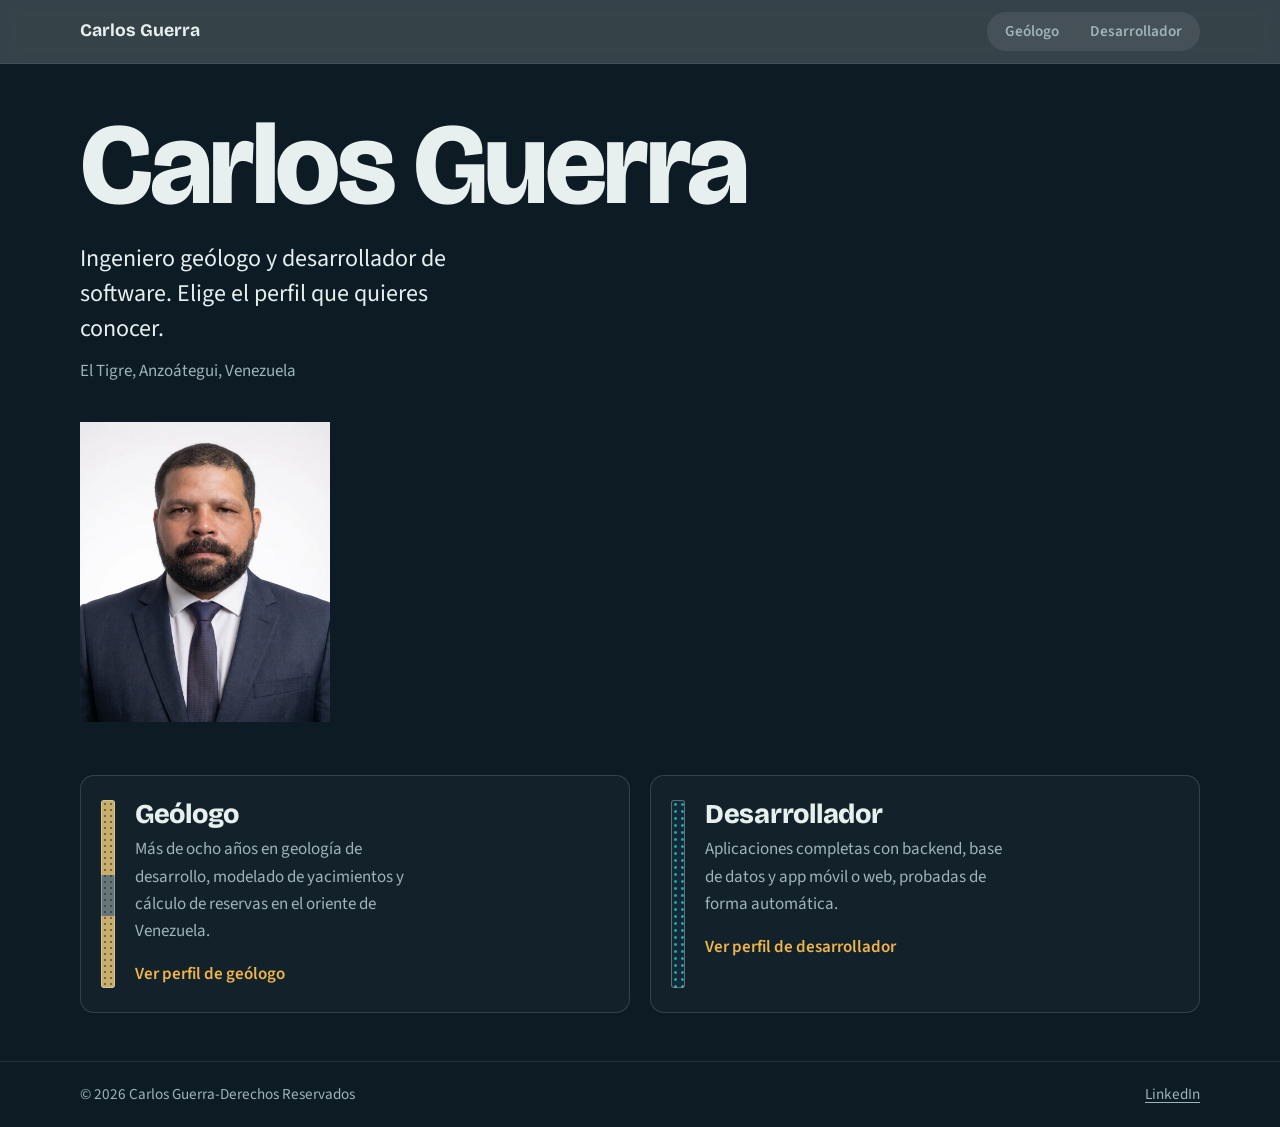
<file: index.html>
<!doctype html>
<html lang="es">
  <head>
    <meta charset="utf-8" />
    <meta name="viewport" content="width=device-width, initial-scale=1" />
    <title>Carlos Guerra · Ingeniero geólogo y desarrollador de software</title>
    <meta
      name="description"
      content="Portafolio de Carlos Guerra con dos perfiles: ingeniero geólogo en la industria petrolera y desarrollador de software."
    />
    <meta name="theme-color" content="#0c1b24" />

    <link rel="preconnect" href="https://fonts.googleapis.com" />
    <link rel="preconnect" href="https://fonts.gstatic.com" crossorigin />
    <link
      href="https://fonts.googleapis.com/css2?family=Bricolage+Grotesque:opsz,wght@12..96,500;12..96,700;12..96,800&family=Source+Sans+3:ital,wght@0,400;0,600;1,400&display=swap"
      rel="stylesheet"
    />
    <link rel="stylesheet" href="styles.css" />
  </head>

  <body class="landing">
    <header class="site-header">
      <div class="wrap">
        <a class="brand" href="index.html">Carlos Guerra</a>
        <div class="header-right">
          <nav class="profile-switch" aria-label="Perfiles">
            <a href="geologist.html">Geólogo</a>
            <a href="developer.html">Desarrollador</a>
          </nav>
        </div>
      </div>
    </header>

    <main>
      <div class="hero">
        <div class="wrap landing-hero">
          <div class="intro">
            <div>
              <h1>Carlos Guerra</h1>
              <p class="lead">
                Ingeniero geólogo y desarrollador de software. Elige el perfil
                que quieres conocer.
              </p>
              <p class="place">El Tigre, Anzoátegui, Venezuela</p>
            </div>
            <img
              class="portrait"
              src="images/Carlos.jpg"
              alt="Foto de Carlos Guerra"
              width="250"
              height="300"
            />
          </div>

          <div class="choices">
            <a class="choice" href="geologist.html">
              <span class="choice-band geo" aria-hidden="true"></span>
              <span>
                <h2>Geólogo</h2>
                <p>
                  Más de ocho años en geología de desarrollo, modelado de
                  yacimientos y cálculo de reservas en el oriente de Venezuela.
                </p>
                <span class="go">Ver perfil de geólogo</span>
              </span>
            </a>

            <a class="choice" href="developer.html">
              <span class="choice-band dev" aria-hidden="true"></span>
              <span>
                <h2>Desarrollador</h2>
                <p>
                  Aplicaciones completas con backend, base de datos y app móvil
                  o web, probadas de forma automática.
                </p>
                <span class="go">Ver perfil de desarrollador</span>
              </span>
            </a>
          </div>
        </div>
      </div>
    </main>

    <footer>
      <div class="wrap">
        <span
          >© <span id="current-year"></span> Carlos Guerra-Derechos Reservados
        </span>
        <a
          href="https://www.linkedin.com/in/carlos-guerra-80234920/"
          rel="noopener"
          target="_blank"
          >LinkedIn</a
        >
      </div>
    </footer>

    <script>
      // Build the mailto link from parts so the address is not exposed as plain text.
      (function () {
        var link = document.getElementById("email-link");
        if (link) {
          var user = "carlosjguerrab";
          var domain = "gmail.com";
          link.href = "mailto:" + user + "@" + domain;
        }

        var year = document.getElementById("current-year");
        if (year) {
          year.textContent = new Date().getFullYear();
        }
      })();
    </script>
  </body>
</html>
</file>
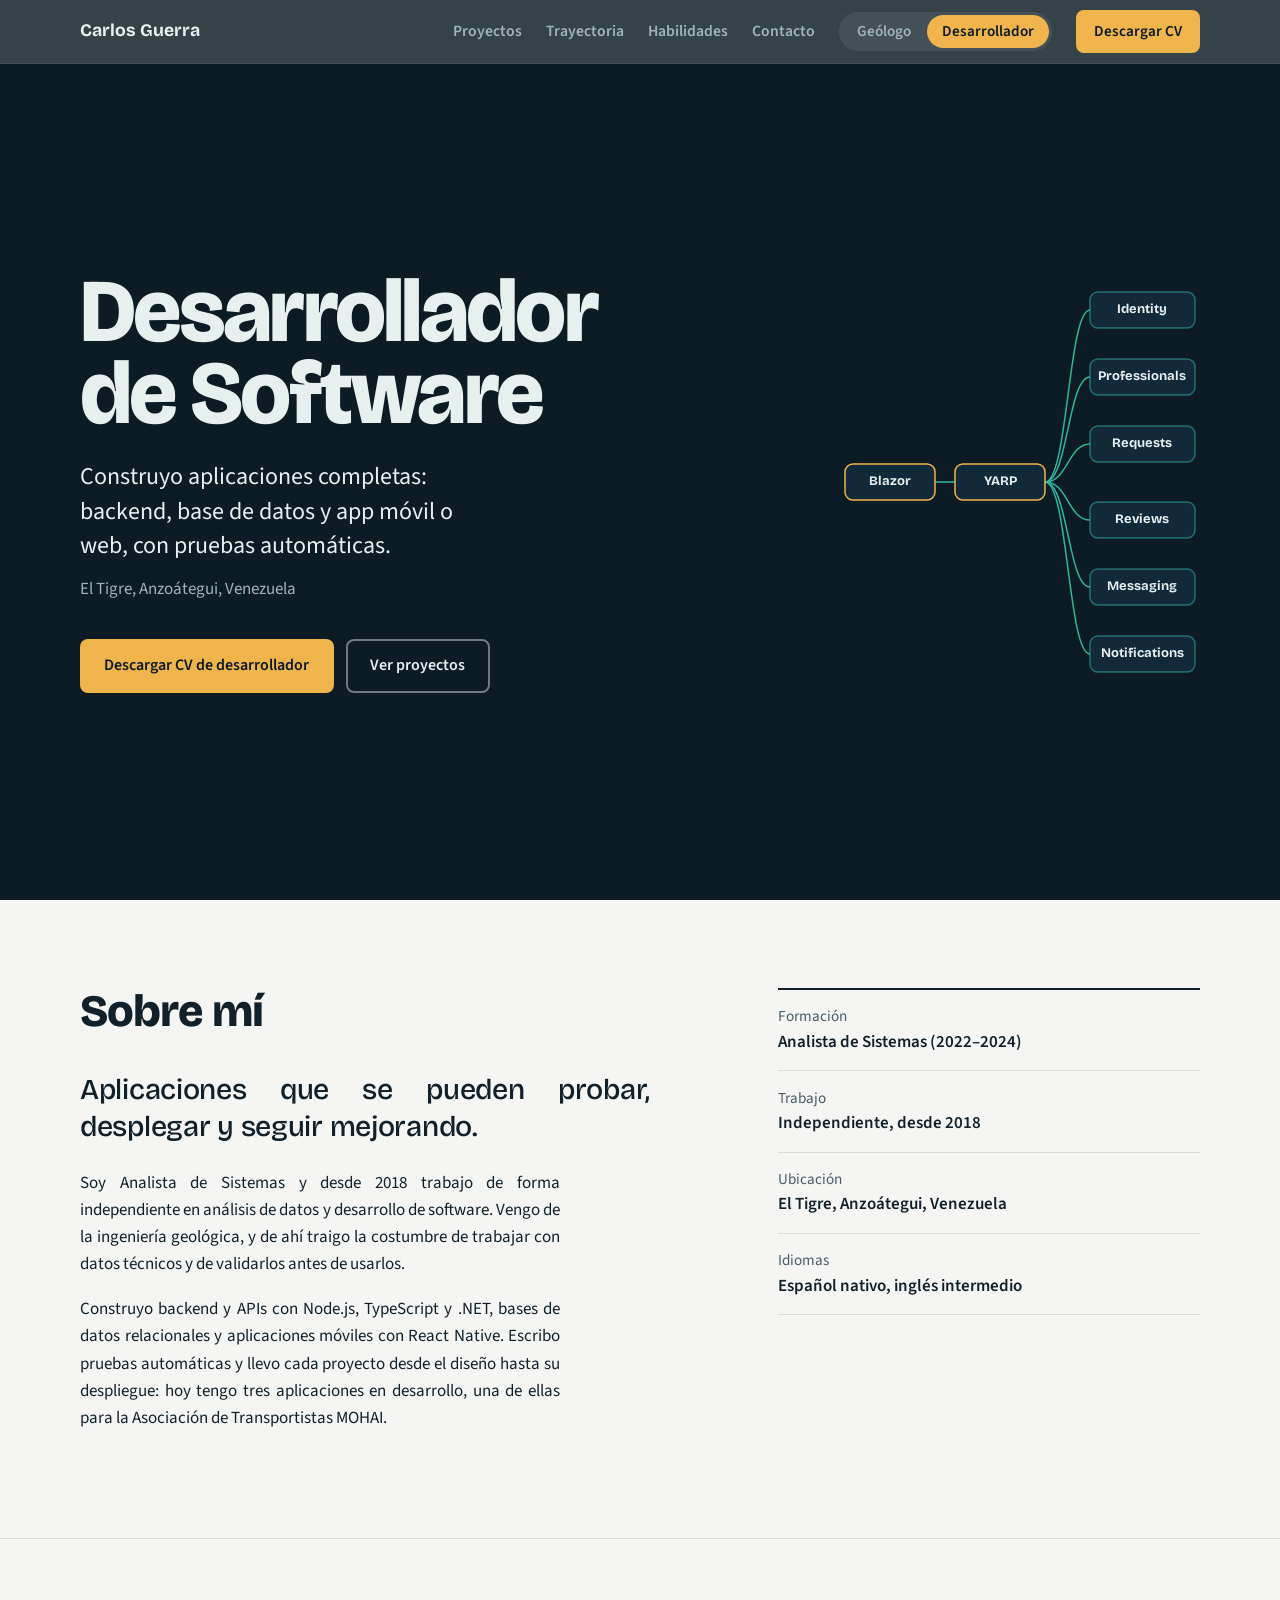
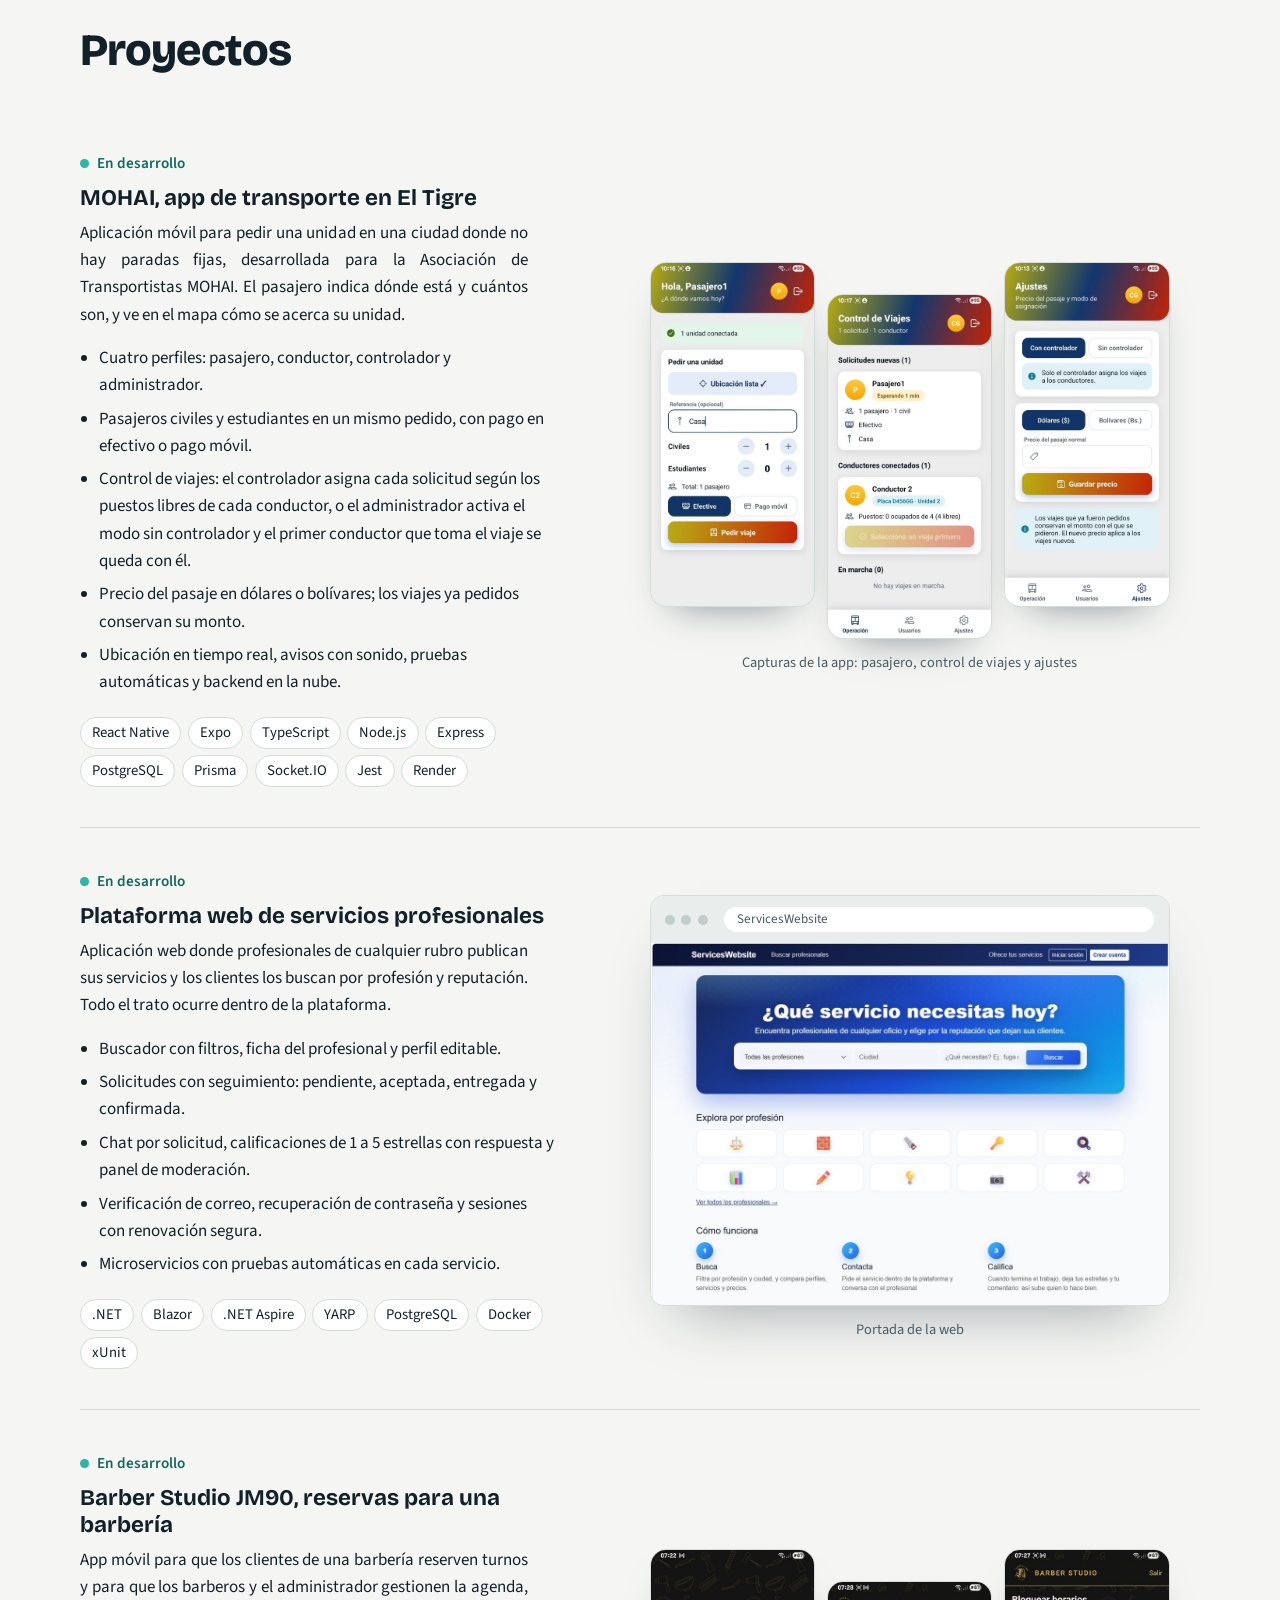
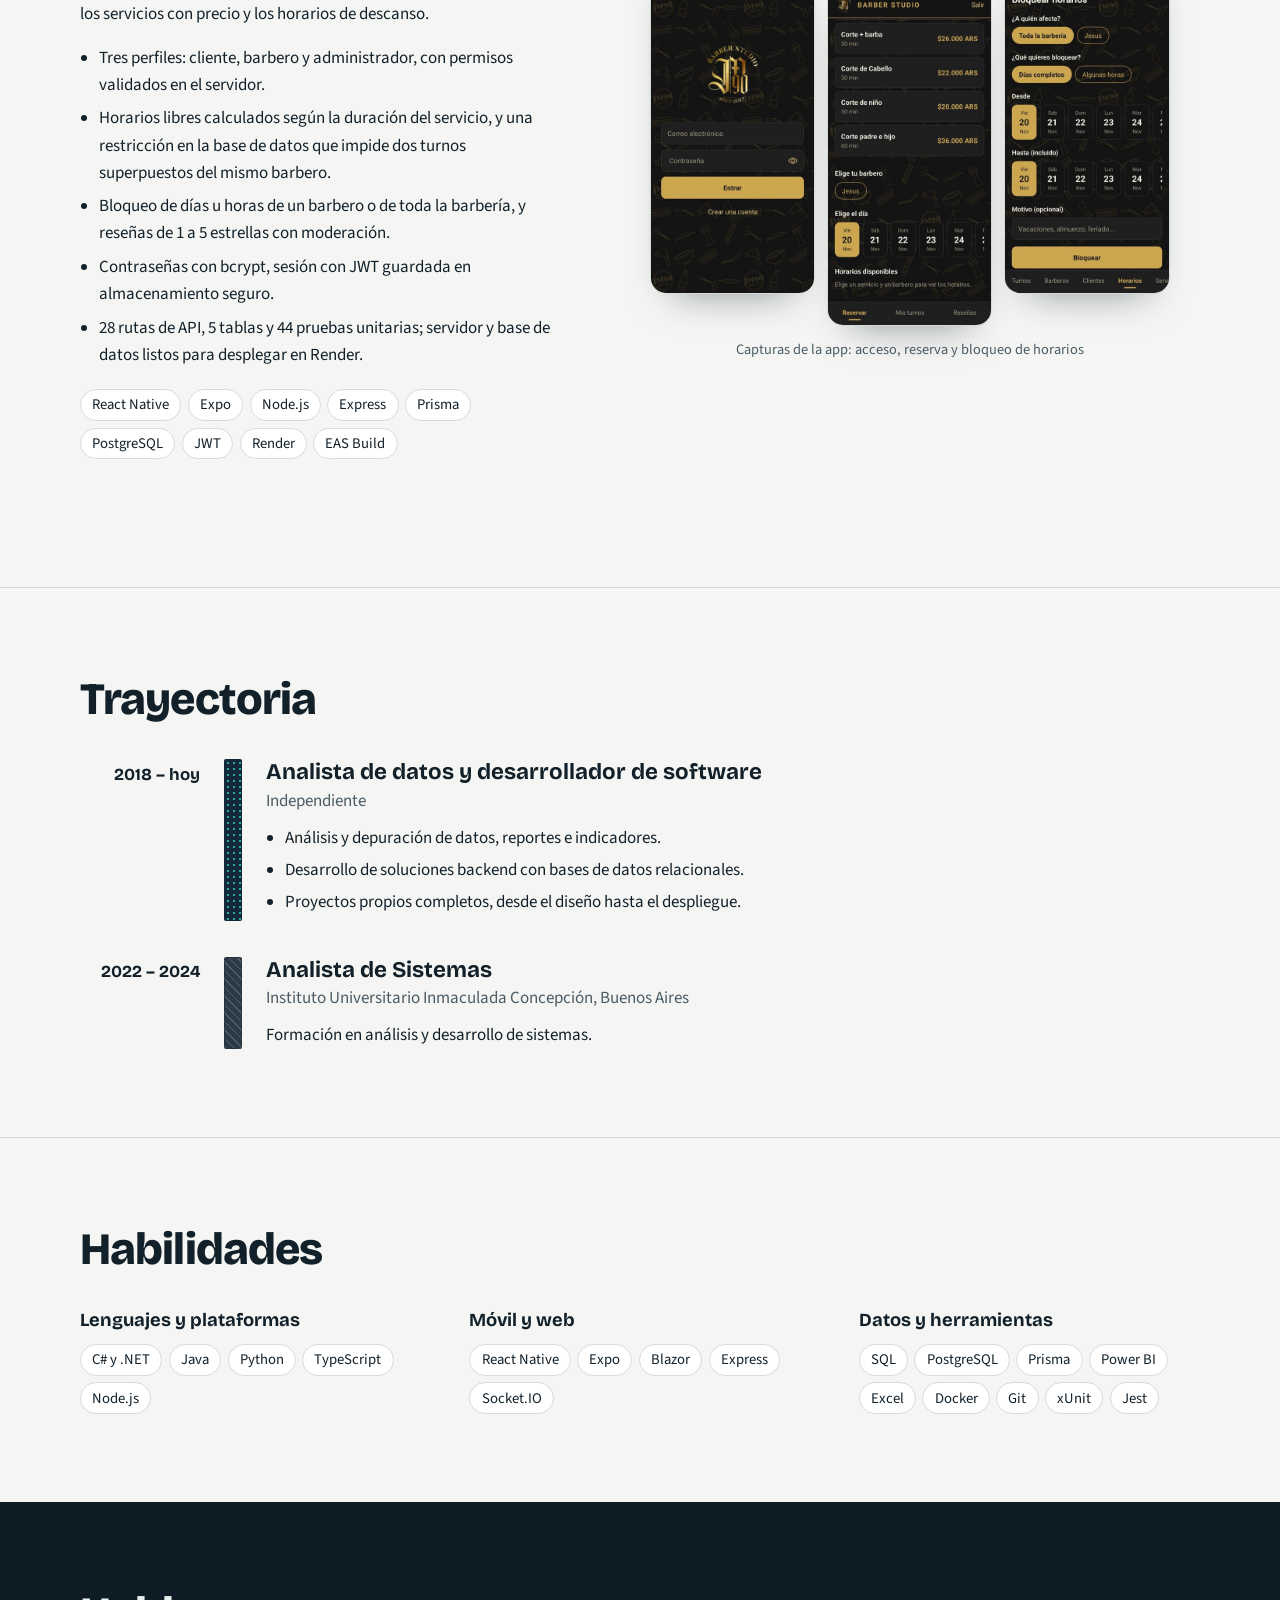
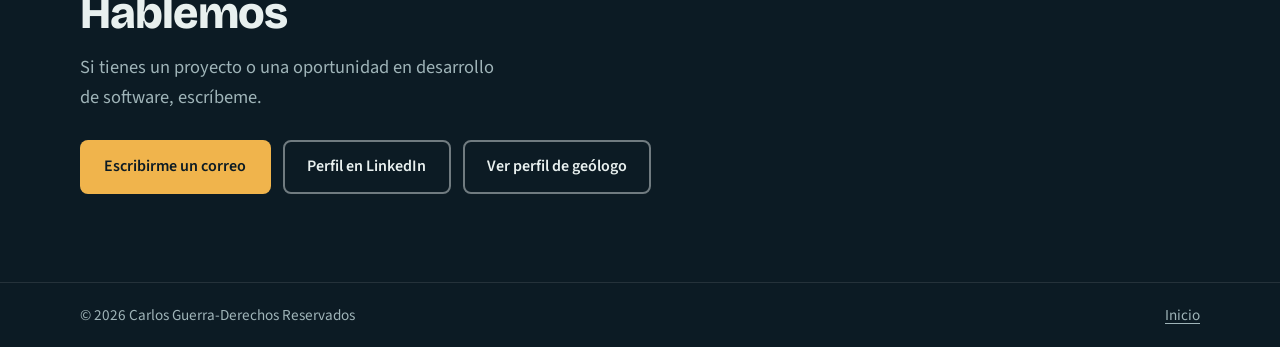
<file: developer.html>
<!doctype html>
<html lang="es">
  <head>
    <meta charset="utf-8" />
    <meta name="viewport" content="width=device-width, initial-scale=1" />
    <title>Carlos Guerra · Desarrollador de software</title>
    <meta
      name="description"
      content="Perfil de Carlos Guerra, Analista de Sistemas y desarrollador de software: aplicaciones completas con backend, base de datos y app móvil o web."
    />
    <meta name="theme-color" content="#0c1b24" />

    <link rel="preconnect" href="https://fonts.googleapis.com" />
    <link rel="preconnect" href="https://fonts.gstatic.com" crossorigin />
    <link
      href="https://fonts.googleapis.com/css2?family=Bricolage+Grotesque:opsz,wght@12..96,500;12..96,700;12..96,800&family=Source+Sans+3:ital,wght@0,400;0,600;1,400&display=swap"
      rel="stylesheet"
    />
    <link rel="stylesheet" href="styles.css" />
  </head>

  <body>
    <header class="site-header">
      <div class="wrap">
        <a class="brand" href="index.html">Carlos Guerra</a>
        <div class="header-right">
          <div class="page-links">
            <a class="nav-link" href="#proyectos">Proyectos</a>
            <a class="nav-link" href="#experiencia">Trayectoria</a>
            <a class="nav-link" href="#habilidades">Habilidades</a>
            <a class="nav-link" href="#contacto">Contacto</a>
          </div>
          <nav class="profile-switch" aria-label="Perfiles">
            <a href="geologist.html">Geólogo</a>
            <a href="developer.html" aria-current="page">Desarrollador</a>
          </nav>
          <a
            class="btn btn-amber btn-small"
            href="Carlos_Guerra_CV_Developer.pdf"
            download
            >Descargar CV</a
          >
        </div>
      </div>
    </header>

    <main>
      <div class="hero">
        <div class="wrap">
          <div>
            <h1 class="role">Desarrollador de Software</h1>
            <p class="lead">
              Construyo aplicaciones completas: backend, base de datos y app
              móvil o web, con pruebas automáticas.
            </p>
            <p class="place">El Tigre, Anzoátegui, Venezuela</p>
            <div class="actions">
              <a
                class="btn btn-amber"
                href="Carlos_Guerra_CV_Developer.pdf"
                download
                >Descargar CV de desarrollador</a
              >
              <a class="btn btn-outline-deep" href="#proyectos"
                >Ver proyectos</a
              >
            </div>
          </div>

          <!-- Decorative sketch of the services platform: web client, gateway and microservices. -->
          <div class="visual" aria-hidden="true">
            <svg viewBox="0 0 360 420" role="presentation" focusable="false">
              <path class="draw link d1" pathLength="1" d="M95 210 L115 210" />
              <path
                class="draw link d1"
                pathLength="1"
                d="M205 210 C 228 210, 228 38, 250 38"
              />
              <path
                class="draw link d2"
                pathLength="1"
                d="M205 210 C 228 210, 228 105, 250 105"
              />
              <path
                class="draw link d3"
                pathLength="1"
                d="M205 210 C 228 210, 228 172, 250 172"
              />
              <path
                class="draw link d4"
                pathLength="1"
                d="M205 210 C 228 210, 228 248, 250 248"
              />
              <path
                class="draw link d5"
                pathLength="1"
                d="M205 210 C 228 210, 228 315, 250 315"
              />
              <path
                class="draw link d6"
                pathLength="1"
                d="M205 210 C 228 210, 228 382, 250 382"
              />

              <g class="arch-node edge-node">
                <rect x="5" y="192" width="90" height="36" rx="8" />
                <text x="50" y="210">Blazor</text>
              </g>
              <g class="arch-node edge-node">
                <rect x="115" y="192" width="90" height="36" rx="8" />
                <text x="160" y="210">YARP</text>
              </g>

              <g class="arch-node">
                <rect x="250" y="20" width="105" height="36" rx="8" />
                <text x="302" y="38">Identity</text>
              </g>
              <g class="arch-node">
                <rect x="250" y="87" width="105" height="36" rx="8" />
                <text x="302" y="105">Professionals</text>
              </g>
              <g class="arch-node">
                <rect x="250" y="154" width="105" height="36" rx="8" />
                <text x="302" y="172">Requests</text>
              </g>
              <g class="arch-node">
                <rect x="250" y="230" width="105" height="36" rx="8" />
                <text x="302" y="248">Reviews</text>
              </g>
              <g class="arch-node">
                <rect x="250" y="297" width="105" height="36" rx="8" />
                <text x="302" y="315">Messaging</text>
              </g>
              <g class="arch-node">
                <rect x="250" y="364" width="105" height="36" rx="8" />
                <text x="302" y="382">Notifications</text>
              </g>
            </svg>
          </div>
        </div>
      </div>

      <div class="on-light">
        <section aria-labelledby="about-title">
          <div class="wrap about-grid">
            <div class="about-text">
              <h2 id="about-title">Sobre mí</h2>
              <p class="big">
                Aplicaciones que se pueden probar, desplegar y seguir mejorando.
              </p>
              <p>
                Soy Analista de Sistemas y desde 2018 trabajo de forma
                independiente en análisis de datos y desarrollo de software.
                Vengo de la ingeniería geológica, y de ahí traigo la costumbre
                de trabajar con datos técnicos y de validarlos antes de usarlos.
              </p>
              <p>
                Construyo backend y APIs con Node.js, TypeScript y .NET, bases
                de datos relacionales y aplicaciones móviles con React Native.
                Escribo pruebas automáticas y llevo cada proyecto desde el
                diseño hasta su despliegue: hoy tengo tres aplicaciones en
                desarrollo, una de ellas para la Asociación de Transportistas
                MOHAI.
              </p>
            </div>
            <dl class="facts">
              <div>
                <dt>Formación</dt>
                <dd>Analista de Sistemas (2022–2024)</dd>
              </div>
              <div>
                <dt>Trabajo</dt>
                <dd>Independiente, desde 2018</dd>
              </div>
              <div>
                <dt>Ubicación</dt>
                <dd>El Tigre, Anzoátegui, Venezuela</dd>
              </div>
              <div>
                <dt>Idiomas</dt>
                <dd>Español nativo, inglés intermedio</dd>
              </div>
            </dl>
          </div>
        </section>

        <section id="proyectos" aria-labelledby="projects-title">
          <div class="wrap">
            <h2 id="projects-title">Proyectos</h2>

            <article class="project">
              <div class="project-body">
                <span class="status">En desarrollo</span>
                <h3>MOHAI, app de transporte en El Tigre</h3>
                <p>
                  Aplicación móvil para pedir una unidad en una ciudad donde no
                  hay paradas fijas, desarrollada para la Asociación de
                  Transportistas MOHAI. El pasajero indica dónde está y cuántos
                  son, y ve en el mapa cómo se acerca su unidad.
                </p>
                <ul class="points">
                  <li>
                    Cuatro perfiles: pasajero, conductor, controlador y
                    administrador.
                  </li>
                  <li>
                    Pasajeros civiles y estudiantes en un mismo pedido, con pago
                    en efectivo o pago móvil.
                  </li>
                  <li>
                    Control de viajes: el controlador asigna cada solicitud
                    según los puestos libres de cada conductor, o el
                    administrador activa el modo sin controlador y el primer
                    conductor que toma el viaje se queda con él.
                  </li>
                  <li>
                    Precio del pasaje en dólares o bolívares; los viajes ya
                    pedidos conservan su monto.
                  </li>
                  <li>
                    Ubicación en tiempo real, avisos con sonido, pruebas
                    automáticas y backend en la nube.
                  </li>
                </ul>
                <ul class="chips" aria-label="Tecnologías">
                  <li>React Native</li>
                  <li>Expo</li>
                  <li>TypeScript</li>
                  <li>Node.js</li>
                  <li>Express</li>
                  <li>PostgreSQL</li>
                  <li>Prisma</li>
                  <li>Socket.IO</li>
                  <li>Jest</li>
                  <li>Render</li>
                </ul>
              </div>

              <figure class="project-visual">
                <div class="shots">
                  <div class="shot">
                    <img
                      src="images/mohai-request.jpg"
                      alt="Pantalla del pasajero para pedir una unidad, con ubicación, cantidad de civiles y estudiantes y forma de pago"
                      width="420"
                      height="882"
                      loading="lazy"
                    />
                  </div>
                  <div class="shot">
                    <img
                      src="images/mohai-dispatch.jpg"
                      alt="Pantalla de control de viajes con solicitudes nuevas y conductores conectados con sus puestos libres"
                      width="420"
                      height="882"
                      loading="lazy"
                    />
                  </div>
                  <div class="shot">
                    <img
                      src="images/mohai-settings.jpg"
                      alt="Pantalla de ajustes del administrador con modo con o sin controlador y precio del pasaje"
                      width="420"
                      height="882"
                      loading="lazy"
                    />
                  </div>
                </div>
                <figcaption>
                  Capturas de la app: pasajero, control de viajes y ajustes
                </figcaption>
              </figure>
            </article>

            <article class="project flip">
              <div class="project-body">
                <span class="status">En desarrollo</span>
                <h3>Plataforma web de servicios profesionales</h3>
                <p>
                  Aplicación web donde profesionales de cualquier rubro publican
                  sus servicios y los clientes los buscan por profesión y
                  reputación. Todo el trato ocurre dentro de la plataforma.
                </p>
                <ul class="points">
                  <li>
                    Buscador con filtros, ficha del profesional y perfil
                    editable.
                  </li>
                  <li>
                    Solicitudes con seguimiento: pendiente, aceptada, entregada
                    y confirmada.
                  </li>
                  <li>
                    Chat por solicitud, calificaciones de 1 a 5 estrellas con
                    respuesta y panel de moderación.
                  </li>
                  <li>
                    Verificación de correo, recuperación de contraseña y
                    sesiones con renovación segura.
                  </li>
                  <li>
                    Microservicios con pruebas automáticas en cada servicio.
                  </li>
                </ul>
                <ul class="chips" aria-label="Tecnologías">
                  <li>.NET</li>
                  <li>Blazor</li>
                  <li>.NET Aspire</li>
                  <li>YARP</li>
                  <li>PostgreSQL</li>
                  <li>Docker</li>
                  <li>xUnit</li>
                </ul>
              </div>

              <figure class="project-visual">
                <div class="browser">
                  <div class="browser-bar">
                    <i></i><i></i><i></i><span>ServicesWebsite</span>
                  </div>
                  <img
                    src="images/serviceswebsite-home.jpg"
                    alt="Portada de ServicesWebsite con buscador de profesionales, profesiones y cómo funciona"
                    width="1100"
                    height="770"
                    loading="lazy"
                  />
                </div>
                <figcaption>Portada de la web</figcaption>
              </figure>
            </article>

            <article class="project">
              <div class="project-body">
                <span class="status">En desarrollo</span>
                <h3>Barber Studio JM90, reservas para una barbería</h3>
                <p>
                  App móvil para que los clientes de una barbería reserven
                  turnos y para que los barberos y el administrador gestionen la
                  agenda, los servicios con precio y los horarios de descanso.
                </p>
                <ul class="points">
                  <li>
                    Tres perfiles: cliente, barbero y administrador, con
                    permisos validados en el servidor.
                  </li>
                  <li>
                    Horarios libres calculados según la duración del servicio, y
                    una restricción en la base de datos que impide dos turnos
                    superpuestos del mismo barbero.
                  </li>
                  <li>
                    Bloqueo de días u horas de un barbero o de toda la barbería,
                    y reseñas de 1 a 5 estrellas con moderación.
                  </li>
                  <li>
                    Contraseñas con bcrypt, sesión con JWT guardada en
                    almacenamiento seguro.
                  </li>
                  <li>
                    28 rutas de API, 5 tablas y 44 pruebas unitarias; servidor y
                    base de datos listos para desplegar en Render.
                  </li>
                </ul>
                <ul class="chips" aria-label="Tecnologías">
                  <li>React Native</li>
                  <li>Expo</li>
                  <li>Node.js</li>
                  <li>Express</li>
                  <li>Prisma</li>
                  <li>PostgreSQL</li>
                  <li>JWT</li>
                  <li>Render</li>
                  <li>EAS Build</li>
                </ul>
              </div>

              <figure class="project-visual">
                <div class="shots">
                  <div class="shot">
                    <img
                      src="images/barber-login.jpg"
                      alt="Pantalla de inicio de sesión de Barber Studio JM90 con el logo de la barbería"
                      width="420"
                      height="882"
                      loading="lazy"
                    />
                  </div>
                  <div class="shot">
                    <img
                      src="images/barber-booking.jpg"
                      alt="Pantalla de reserva con servicios, precios, barbero y selector de día"
                      width="420"
                      height="882"
                      loading="lazy"
                    />
                  </div>
                  <div class="shot">
                    <img
                      src="images/barber-blocking.jpg"
                      alt="Pantalla del administrador para bloquear horarios de un barbero o de toda la barbería"
                      width="420"
                      height="882"
                      loading="lazy"
                    />
                  </div>
                </div>
                <figcaption>
                  Capturas de la app: acceso, reserva y bloqueo de horarios
                </figcaption>
              </figure>
            </article>
          </div>
        </section>

        <section id="experiencia" aria-labelledby="experience-title">
          <div class="wrap">
            <h2 id="experience-title">Trayectoria</h2>
            <div class="log">
              <div class="stratum">
                <div class="years">2018 – hoy</div>
                <div class="band code" aria-hidden="true"></div>
                <div class="content">
                  <h3>Analista de datos y desarrollador de software</h3>
                  <p class="org">Independiente</p>
                  <ul>
                    <li>
                      Análisis y depuración de datos, reportes e indicadores.
                    </li>
                    <li>
                      Desarrollo de soluciones backend con bases de datos
                      relacionales.
                    </li>
                    <li>
                      Proyectos propios completos, desde el diseño hasta el
                      despliegue.
                    </li>
                  </ul>
                </div>
              </div>

              <div class="stratum">
                <div class="years">2022 – 2024</div>
                <div class="band basalt" aria-hidden="true"></div>
                <div class="content">
                  <h3>Analista de Sistemas</h3>
                  <p class="org">
                    Instituto Universitario Inmaculada Concepción, Buenos Aires
                  </p>
                  <p class="note">
                    Formación en análisis y desarrollo de sistemas.
                  </p>
                </div>
              </div>
            </div>
          </div>
        </section>

        <section id="habilidades" aria-labelledby="skills-title">
          <div class="wrap">
            <h2 id="skills-title">Habilidades</h2>
            <div class="skills">
              <div>
                <h3>Lenguajes y plataformas</h3>
                <ul class="chips">
                  <li>C# y .NET</li>
                  <li>Java</li>
                  <li>Python</li>
                  <li>TypeScript</li>
                  <li>Node.js</li>
                </ul>
              </div>
              <div>
                <h3>Móvil y web</h3>
                <ul class="chips">
                  <li>React Native</li>
                  <li>Expo</li>
                  <li>Blazor</li>
                  <li>Express</li>
                  <li>Socket.IO</li>
                </ul>
              </div>
              <div>
                <h3>Datos y herramientas</h3>
                <ul class="chips">
                  <li>SQL</li>
                  <li>PostgreSQL</li>
                  <li>Prisma</li>
                  <li>Power BI</li>
                  <li>Excel</li>
                  <li>Docker</li>
                  <li>Git</li>
                  <li>xUnit</li>
                  <li>Jest</li>
                </ul>
              </div>
            </div>
          </div>
        </section>
      </div>

      <section id="contacto" class="contact" aria-labelledby="contact-title">
        <div class="wrap">
          <h2 id="contact-title">Hablemos</h2>
          <p>
            Si tienes un proyecto o una oportunidad en desarrollo de software,
            escríbeme.
          </p>
          <div class="actions">
            <!-- The address is assembled by site.js so it is not written in plain text in the page. -->
            <a class="btn btn-amber" id="email-link" href="#contacto"
              >Escribirme un correo</a
            >
            <a
              class="btn btn-outline-deep"
              href="https://www.linkedin.com/in/carlos-guerra-80234920/"
              rel="noopener"
              target="_blank"
              >Perfil en LinkedIn</a
            >
            <a class="btn btn-outline-deep" href="geologist.html"
              >Ver perfil de geólogo</a
            >
          </div>
        </div>
      </section>
    </main>

    <footer>
      <div class="wrap">
        <span
          >© <span id="current-year"></span> Carlos Guerra-Derechos
          Reservados </span
        >
        <a href="index.html">Inicio</a>
      </div>
    </footer>

    <script>
      // Build the mailto link from parts so the address is not exposed as plain text.
      (function () {
        var link = document.getElementById("email-link");
        if (link) {
          var user = "carlosjguerrab";
          var domain = "gmail.com";
          link.href = "mailto:" + user + "@" + domain;
        }

        var year = document.getElementById("current-year");
        if (year) {
          year.textContent = new Date().getFullYear();
        }
      })();
    </script>
  </body>
</html>
</file>
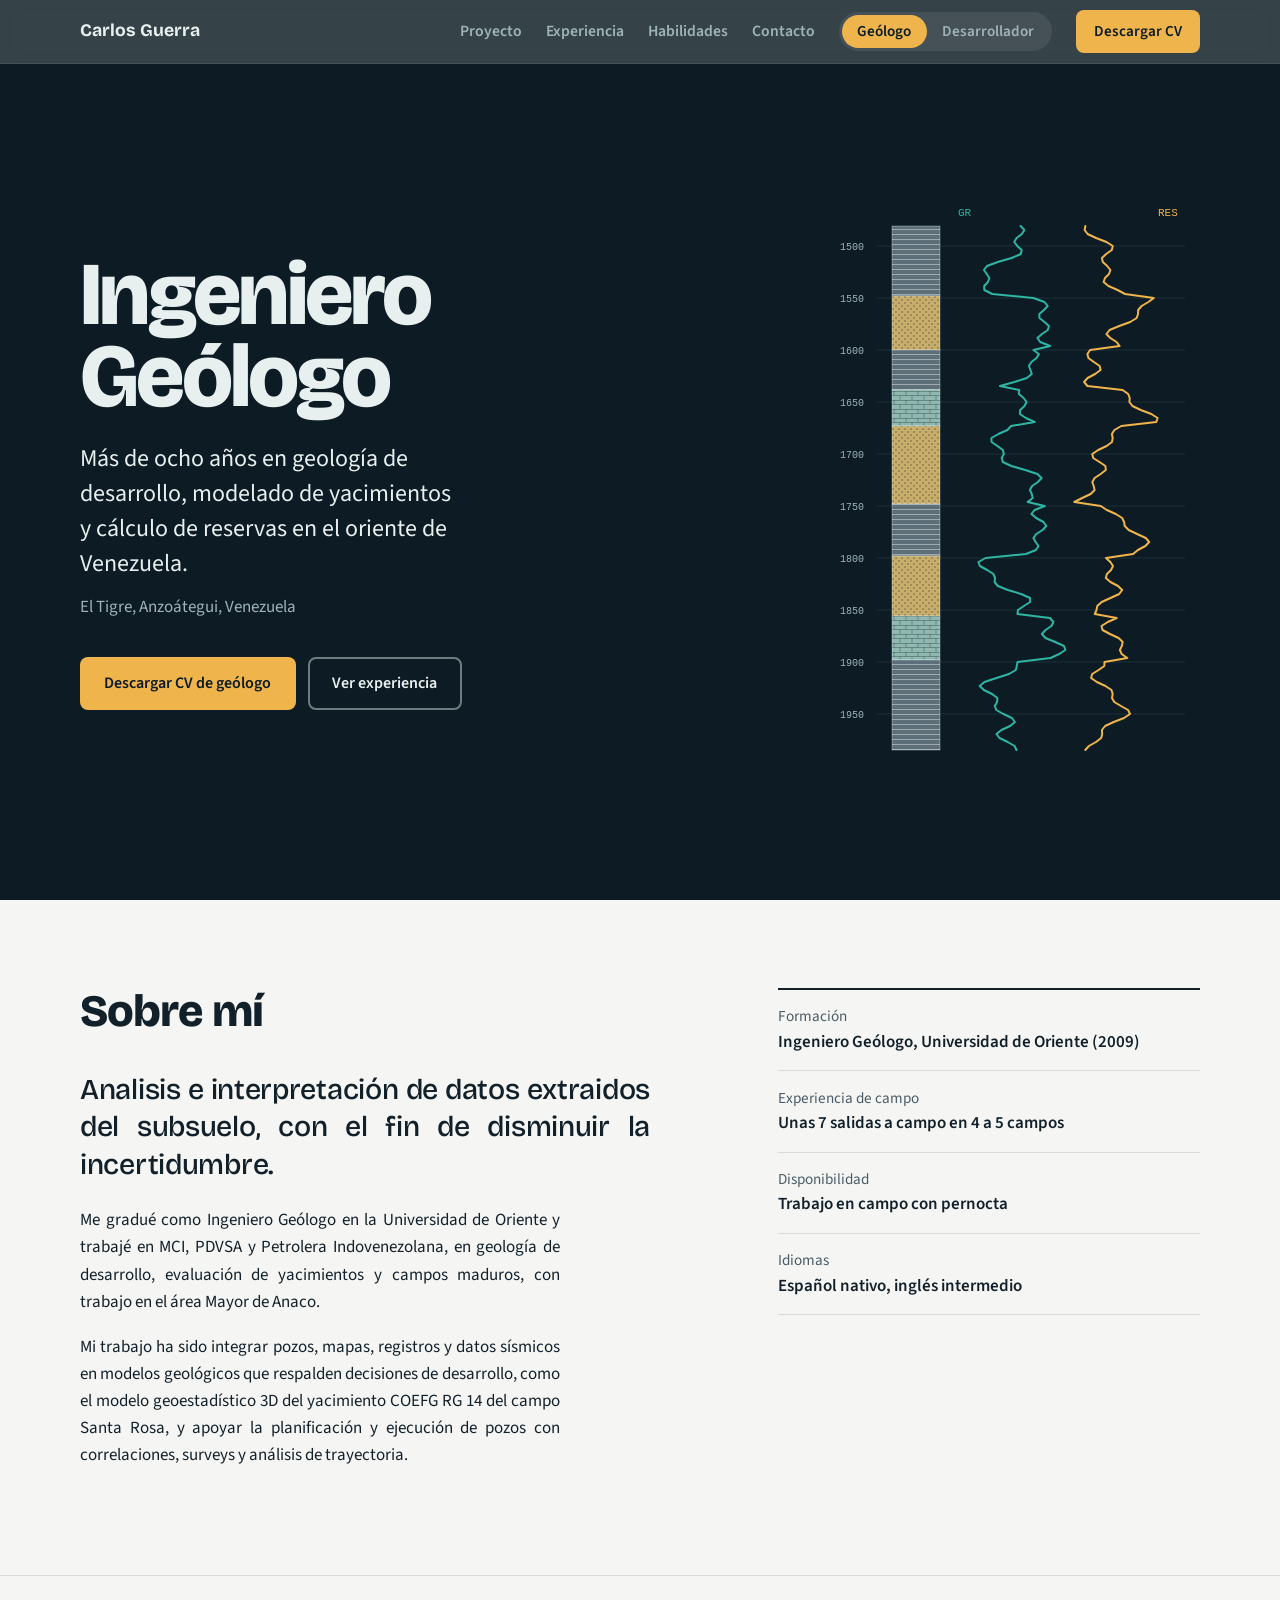
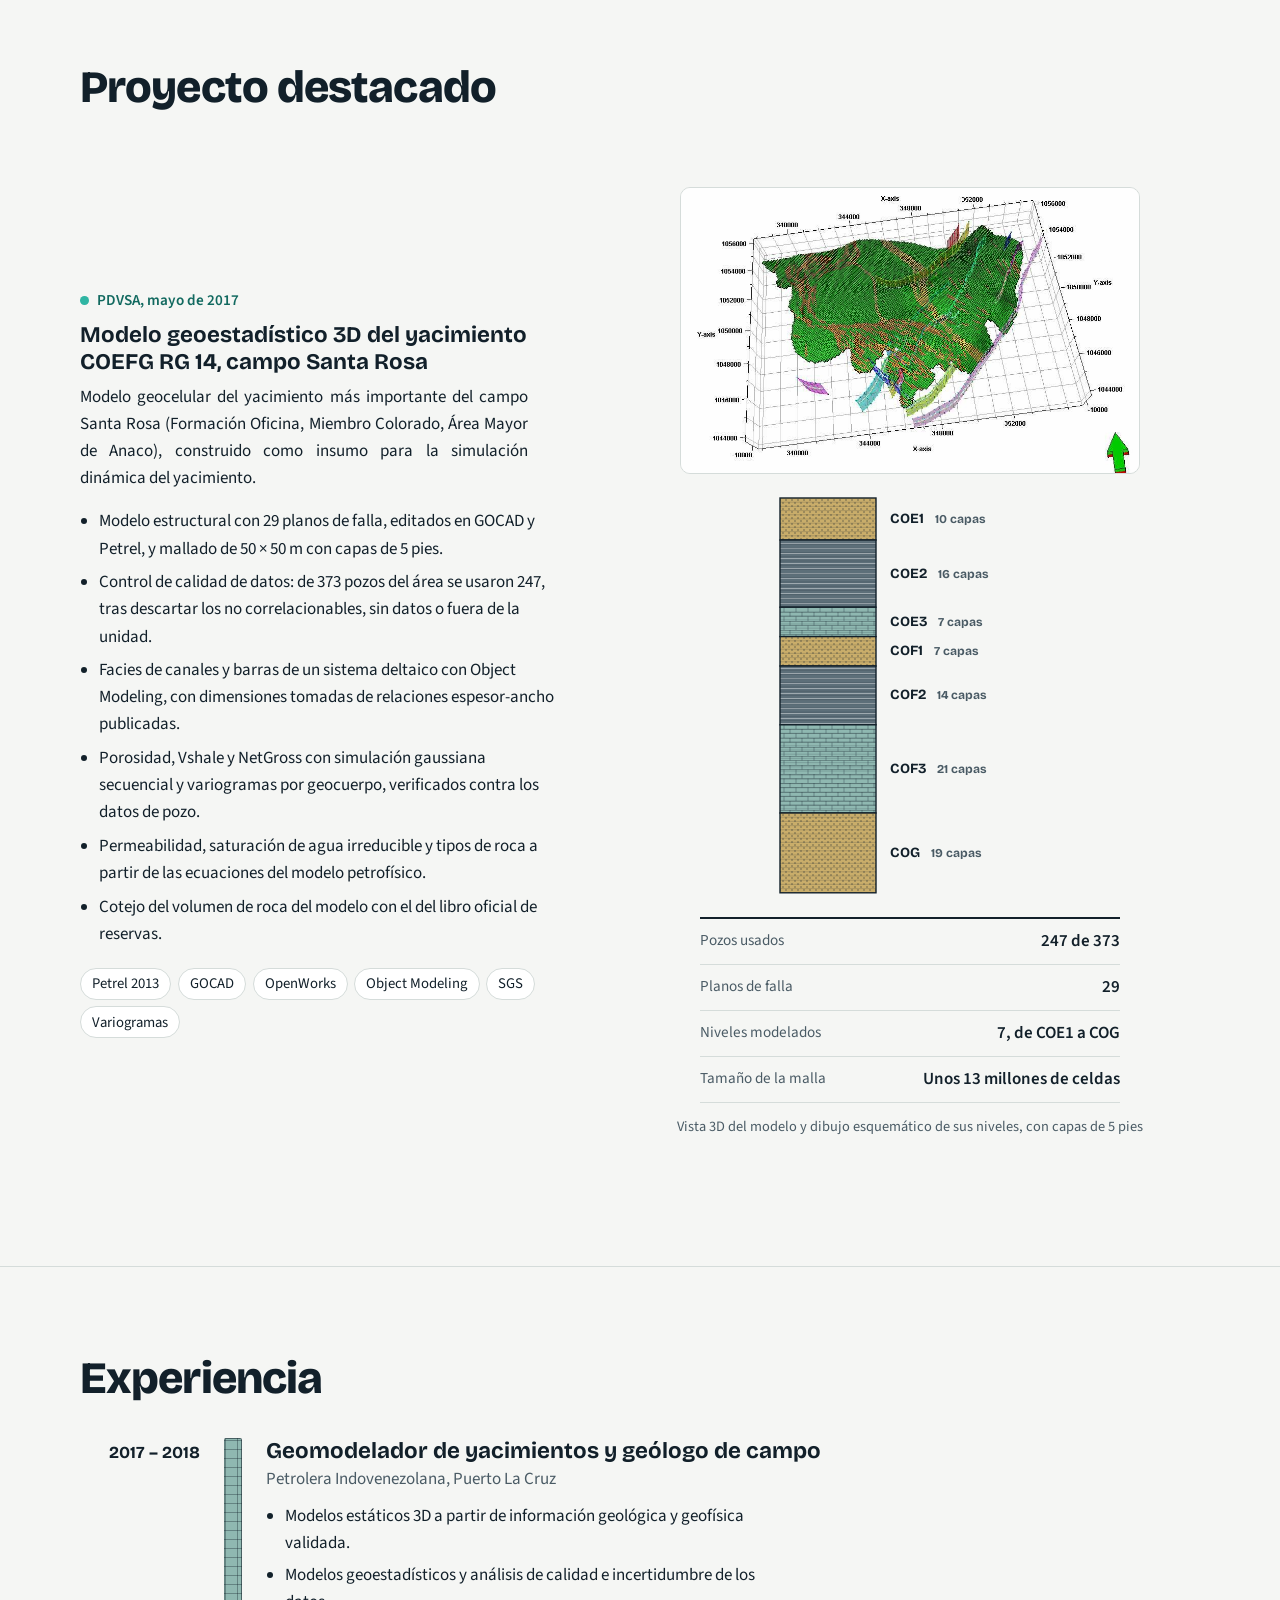
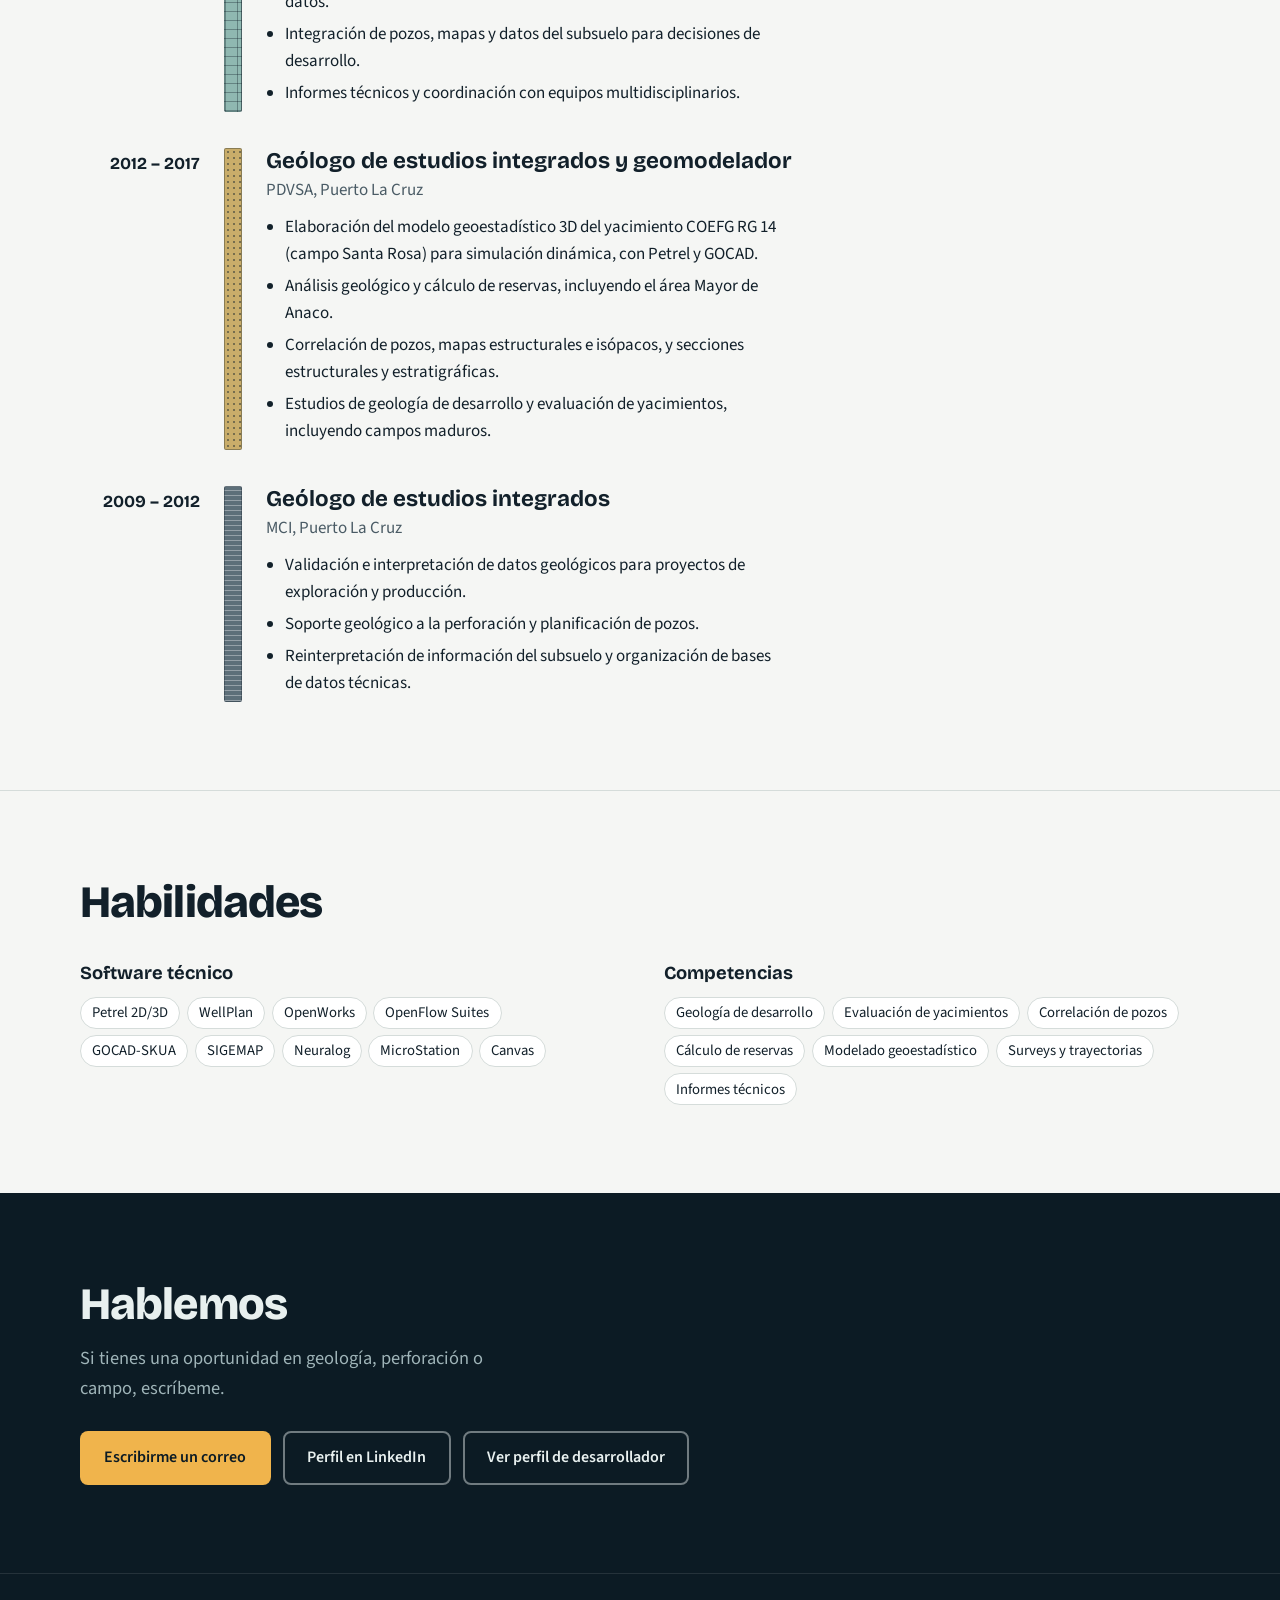
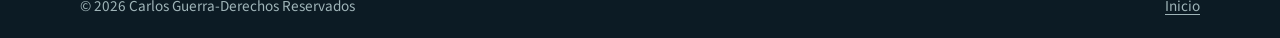
<file: geologist.html>
<!doctype html>
<html lang="es">
  <head>
    <meta charset="utf-8" />
    <meta name="viewport" content="width=device-width, initial-scale=1" />
    <title>Carlos Guerra · Ingeniero geólogo</title>
    <meta
      name="description"
      content="Perfil de Carlos Guerra, ingeniero geólogo con más de ocho años en la industria petrolera del oriente de Venezuela: geología de desarrollo, modelado de yacimientos y cálculo de reservas."
    />
    <meta name="theme-color" content="#0c1b24" />

    <link rel="preconnect" href="https://fonts.googleapis.com" />
    <link rel="preconnect" href="https://fonts.gstatic.com" crossorigin />
    <link
      href="https://fonts.googleapis.com/css2?family=Bricolage+Grotesque:opsz,wght@12..96,500;12..96,700;12..96,800&family=Source+Sans+3:ital,wght@0,400;0,600;1,400&display=swap"
      rel="stylesheet"
    />
    <link rel="stylesheet" href="styles.css" />
  </head>

  <body>
    <header class="site-header">
      <div class="wrap">
        <a class="brand" href="index.html">Carlos Guerra</a>
        <div class="header-right">
          <div class="page-links">
            <a class="nav-link" href="#proyecto">Proyecto</a>
            <a class="nav-link" href="#experiencia">Experiencia</a>
            <a class="nav-link" href="#habilidades">Habilidades</a>
            <a class="nav-link" href="#contacto">Contacto</a>
          </div>
          <nav class="profile-switch" aria-label="Perfiles">
            <a href="geologist.html" aria-current="page">Geólogo</a>
            <a href="developer.html">Desarrollador</a>
          </nav>
          <a
            class="btn btn-amber btn-small"
            href="Carlos_Guerra_CV_Geologist.pdf"
            download
            >Descargar CV</a
          >
        </div>
      </div>
    </header>

    <main>
      <div class="hero">
        <div class="wrap">
          <div>
            <h1 class="role">Ingeniero Geólogo</h1>
            <p class="lead">
              Más de ocho años en geología de desarrollo, modelado de
              yacimientos y cálculo de reservas en el oriente de Venezuela.
            </p>
            <p class="place">El Tigre, Anzoátegui, Venezuela</p>
            <div class="actions">
              <a
                class="btn btn-amber"
                href="Carlos_Guerra_CV_Geologist.pdf"
                download
                >Descargar CV de geólogo</a
              >
              <a class="btn btn-outline-deep" href="#experiencia"
                >Ver experiencia</a
              >
            </div>
          </div>

          <!-- Decorative well log: lithology column on the left, two curves drawn once on load. -->
          <div class="visual" aria-hidden="true">
            <svg
              id="well-log"
              viewBox="0 0 360 560"
              role="presentation"
              focusable="false"
            >
              <defs>
                <pattern
                  id="pat-sandstone"
                  width="6"
                  height="6"
                  patternUnits="userSpaceOnUse"
                >
                  <rect width="6" height="6" fill="#c9ad6a" />
                  <circle
                    cx="2"
                    cy="2"
                    r="0.8"
                    fill="#12202a"
                    fill-opacity="0.55"
                  />
                  <circle
                    cx="5"
                    cy="5"
                    r="0.8"
                    fill="#12202a"
                    fill-opacity="0.55"
                  />
                </pattern>
                <pattern
                  id="pat-shale"
                  width="8"
                  height="5"
                  patternUnits="userSpaceOnUse"
                >
                  <rect width="8" height="5" fill="#5d6f79" />
                  <line
                    x1="0"
                    y1="2.5"
                    x2="8"
                    y2="2.5"
                    stroke="#ffffff"
                    stroke-opacity="0.4"
                    stroke-width="1"
                  />
                </pattern>
                <pattern
                  id="pat-limestone"
                  width="12"
                  height="9"
                  patternUnits="userSpaceOnUse"
                >
                  <rect width="12" height="9" fill="#8fb8b1" />
                  <path
                    d="M0 0.5H12M0 4.5H12M6 0V4.5M0 4.5V9M12 4.5V9"
                    stroke="#12202a"
                    stroke-opacity="0.4"
                    stroke-width="0.8"
                    fill="none"
                  />
                </pattern>
              </defs>
              <g id="log-grid"></g>
              <g
                id="log-lithology"
                stroke="#e8f0ef"
                stroke-opacity="0.35"
                stroke-width="1"
              ></g>
              <g id="log-tracks">
                <path id="curve-gr" class="draw gr" />
                <path id="curve-res" class="draw res" />
              </g>
              <text
                x="118"
                y="14"
                fill="#2fb5a3"
                font-size="11"
                font-family="ui-monospace, Consolas, monospace"
              >
                GR
              </text>
              <text
                x="318"
                y="14"
                fill="#f0b44c"
                font-size="11"
                font-family="ui-monospace, Consolas, monospace"
              >
                RES
              </text>
            </svg>
          </div>
        </div>
      </div>

      <div class="on-light">
        <section aria-labelledby="about-title">
          <div class="wrap about-grid">
            <div class="about-text">
              <h2 id="about-title">Sobre mí</h2>
              <p class="big">
                Analisis e interpretación de datos extraidos del subsuelo, con
                el fin de disminuir la incertidumbre.
              </p>
              <p>
                Me gradué como Ingeniero Geólogo en la Universidad de Oriente y
                trabajé en MCI, PDVSA y Petrolera Indovenezolana, en geología de
                desarrollo, evaluación de yacimientos y campos maduros, con
                trabajo en el área Mayor de Anaco.
              </p>
              <p>
                Mi trabajo ha sido integrar pozos, mapas, registros y datos
                sísmicos en modelos geológicos que respalden decisiones de
                desarrollo, como el modelo geoestadístico 3D del yacimiento
                COEFG RG 14 del campo Santa Rosa, y apoyar la planificación y
                ejecución de pozos con correlaciones, surveys y análisis de
                trayectoria.
              </p>
            </div>
            <dl class="facts">
              <div>
                <dt>Formación</dt>
                <dd>Ingeniero Geólogo, Universidad de Oriente (2009)</dd>
              </div>
              <div>
                <dt>Experiencia de campo</dt>
                <dd>Unas 7 salidas a campo en 4 a 5 campos</dd>
              </div>
              <div>
                <dt>Disponibilidad</dt>
                <dd>Trabajo en campo con pernocta</dd>
              </div>
              <div>
                <dt>Idiomas</dt>
                <dd>Español nativo, inglés intermedio</dd>
              </div>
            </dl>
          </div>
        </section>

        <section id="proyecto" aria-labelledby="featured-title">
          <div class="wrap">
            <h2 id="featured-title">Proyecto destacado</h2>

            <article class="project">
              <div class="project-body">
                <span class="status">PDVSA, mayo de 2017</span>
                <h3>
                  Modelo geoestadístico 3D del yacimiento COEFG RG 14, campo
                  Santa Rosa
                </h3>
                <p>
                  Modelo geocelular del yacimiento más importante del campo
                  Santa Rosa (Formación Oficina, Miembro Colorado, Área Mayor de
                  Anaco), construido como insumo para la simulación dinámica del
                  yacimiento.
                </p>
                <ul class="points">
                  <li>
                    Modelo estructural con 29 planos de falla, editados en GOCAD
                    y Petrel, y mallado de 50 × 50 m con capas de 5 pies.
                  </li>
                  <li>
                    Control de calidad de datos: de 373 pozos del área se usaron
                    247, tras descartar los no correlacionables, sin datos o
                    fuera de la unidad.
                  </li>
                  <li>
                    Facies de canales y barras de un sistema deltaico con Object
                    Modeling, con dimensiones tomadas de relaciones
                    espesor-ancho publicadas.
                  </li>
                  <li>
                    Porosidad, Vshale y NetGross con simulación gaussiana
                    secuencial y variogramas por geocuerpo, verificados contra
                    los datos de pozo.
                  </li>
                  <li>
                    Permeabilidad, saturación de agua irreducible y tipos de
                    roca a partir de las ecuaciones del modelo petrofísico.
                  </li>
                  <li>
                    Cotejo del volumen de roca del modelo con el del libro
                    oficial de reservas.
                  </li>
                </ul>
                <ul class="chips" aria-label="Herramientas y métodos">
                  <li>Petrel 2013</li>
                  <li>GOCAD</li>
                  <li>OpenWorks</li>
                  <li>Object Modeling</li>
                  <li>SGS</li>
                  <li>Variogramas</li>
                </ul>
              </div>

              <figure class="project-visual">
                <div class="model-3d">
                  <img
                    src="images/santa-rosa-3d-model.jpg"
                    alt="Vista 3D del modelo geocelular del yacimiento COEFG RG 14, con la malla y los planos de falla"
                    width="899"
                    height="560"
                    loading="lazy"
                  />
                </div>
                <div class="layers-fig">
                  <svg
                    viewBox="0 0 300 419"
                    role="img"
                    aria-label="Los siete niveles modelados, con el número de capas de cada uno"
                  >
                    <defs>
                      <pattern
                        id="pat-fs-sand"
                        width="6"
                        height="6"
                        patternUnits="userSpaceOnUse"
                      >
                        <rect width="6" height="6" fill="#c9ad6a" />
                        <circle
                          cx="2"
                          cy="2"
                          r="0.8"
                          fill="#12202a"
                          fill-opacity="0.55"
                        />
                        <circle
                          cx="5"
                          cy="5"
                          r="0.8"
                          fill="#12202a"
                          fill-opacity="0.55"
                        />
                      </pattern>
                      <pattern
                        id="pat-fs-shale"
                        width="8"
                        height="5"
                        patternUnits="userSpaceOnUse"
                      >
                        <rect width="8" height="5" fill="#5d6f79" />
                        <line
                          x1="0"
                          y1="2.5"
                          x2="8"
                          y2="2.5"
                          stroke="#ffffff"
                          stroke-opacity="0.4"
                          stroke-width="1"
                        />
                      </pattern>
                      <pattern
                        id="pat-fs-lime"
                        width="12"
                        height="9"
                        patternUnits="userSpaceOnUse"
                      >
                        <rect width="12" height="9" fill="#8fb8b1" />
                        <path
                          d="M0 0.5H12M0 4.5H12M6 0V4.5M0 4.5V9M12 4.5V9"
                          stroke="#12202a"
                          stroke-opacity="0.4"
                          stroke-width="0.8"
                          fill="none"
                        />
                      </pattern>
                    </defs>
                    <rect
                      x="20"
                      y="12.0"
                      width="96"
                      height="42.0"
                      fill="url(#pat-fs-sand)"
                    />
                    <line
                      x1="20"
                      x2="116"
                      y1="16.2"
                      y2="16.2"
                      stroke="#12202a"
                      stroke-opacity="0.28"
                      stroke-width="0.6"
                    />
                    <line
                      x1="20"
                      x2="116"
                      y1="20.4"
                      y2="20.4"
                      stroke="#12202a"
                      stroke-opacity="0.28"
                      stroke-width="0.6"
                    />
                    <line
                      x1="20"
                      x2="116"
                      y1="24.6"
                      y2="24.6"
                      stroke="#12202a"
                      stroke-opacity="0.28"
                      stroke-width="0.6"
                    />
                    <line
                      x1="20"
                      x2="116"
                      y1="28.8"
                      y2="28.8"
                      stroke="#12202a"
                      stroke-opacity="0.28"
                      stroke-width="0.6"
                    />
                    <line
                      x1="20"
                      x2="116"
                      y1="33.0"
                      y2="33.0"
                      stroke="#12202a"
                      stroke-opacity="0.28"
                      stroke-width="0.6"
                    />
                    <line
                      x1="20"
                      x2="116"
                      y1="37.2"
                      y2="37.2"
                      stroke="#12202a"
                      stroke-opacity="0.28"
                      stroke-width="0.6"
                    />
                    <line
                      x1="20"
                      x2="116"
                      y1="41.4"
                      y2="41.4"
                      stroke="#12202a"
                      stroke-opacity="0.28"
                      stroke-width="0.6"
                    />
                    <line
                      x1="20"
                      x2="116"
                      y1="45.6"
                      y2="45.6"
                      stroke="#12202a"
                      stroke-opacity="0.28"
                      stroke-width="0.6"
                    />
                    <line
                      x1="20"
                      x2="116"
                      y1="49.8"
                      y2="49.8"
                      stroke="#12202a"
                      stroke-opacity="0.28"
                      stroke-width="0.6"
                    />
                    <rect
                      x="20"
                      y="12.0"
                      width="96"
                      height="42.0"
                      fill="none"
                      stroke="#12202a"
                      stroke-width="1.4"
                    />
                    <text x="130" y="37.0" class="fig-level">
                      COE1
                      <tspan class="fig-layers" dx="8">10 capas</tspan>
                    </text>
                    <rect
                      x="20"
                      y="54.0"
                      width="96"
                      height="67.2"
                      fill="url(#pat-fs-shale)"
                    />
                    <line
                      x1="20"
                      x2="116"
                      y1="58.2"
                      y2="58.2"
                      stroke="#12202a"
                      stroke-opacity="0.28"
                      stroke-width="0.6"
                    />
                    <line
                      x1="20"
                      x2="116"
                      y1="62.4"
                      y2="62.4"
                      stroke="#12202a"
                      stroke-opacity="0.28"
                      stroke-width="0.6"
                    />
                    <line
                      x1="20"
                      x2="116"
                      y1="66.6"
                      y2="66.6"
                      stroke="#12202a"
                      stroke-opacity="0.28"
                      stroke-width="0.6"
                    />
                    <line
                      x1="20"
                      x2="116"
                      y1="70.8"
                      y2="70.8"
                      stroke="#12202a"
                      stroke-opacity="0.28"
                      stroke-width="0.6"
                    />
                    <line
                      x1="20"
                      x2="116"
                      y1="75.0"
                      y2="75.0"
                      stroke="#12202a"
                      stroke-opacity="0.28"
                      stroke-width="0.6"
                    />
                    <line
                      x1="20"
                      x2="116"
                      y1="79.2"
                      y2="79.2"
                      stroke="#12202a"
                      stroke-opacity="0.28"
                      stroke-width="0.6"
                    />
                    <line
                      x1="20"
                      x2="116"
                      y1="83.4"
                      y2="83.4"
                      stroke="#12202a"
                      stroke-opacity="0.28"
                      stroke-width="0.6"
                    />
                    <line
                      x1="20"
                      x2="116"
                      y1="87.6"
                      y2="87.6"
                      stroke="#12202a"
                      stroke-opacity="0.28"
                      stroke-width="0.6"
                    />
                    <line
                      x1="20"
                      x2="116"
                      y1="91.8"
                      y2="91.8"
                      stroke="#12202a"
                      stroke-opacity="0.28"
                      stroke-width="0.6"
                    />
                    <line
                      x1="20"
                      x2="116"
                      y1="96.0"
                      y2="96.0"
                      stroke="#12202a"
                      stroke-opacity="0.28"
                      stroke-width="0.6"
                    />
                    <line
                      x1="20"
                      x2="116"
                      y1="100.2"
                      y2="100.2"
                      stroke="#12202a"
                      stroke-opacity="0.28"
                      stroke-width="0.6"
                    />
                    <line
                      x1="20"
                      x2="116"
                      y1="104.4"
                      y2="104.4"
                      stroke="#12202a"
                      stroke-opacity="0.28"
                      stroke-width="0.6"
                    />
                    <line
                      x1="20"
                      x2="116"
                      y1="108.6"
                      y2="108.6"
                      stroke="#12202a"
                      stroke-opacity="0.28"
                      stroke-width="0.6"
                    />
                    <line
                      x1="20"
                      x2="116"
                      y1="112.8"
                      y2="112.8"
                      stroke="#12202a"
                      stroke-opacity="0.28"
                      stroke-width="0.6"
                    />
                    <line
                      x1="20"
                      x2="116"
                      y1="117.0"
                      y2="117.0"
                      stroke="#12202a"
                      stroke-opacity="0.28"
                      stroke-width="0.6"
                    />
                    <rect
                      x="20"
                      y="54.0"
                      width="96"
                      height="67.2"
                      fill="none"
                      stroke="#12202a"
                      stroke-width="1.4"
                    />
                    <text x="130" y="91.6" class="fig-level">
                      COE2
                      <tspan class="fig-layers" dx="8">16 capas</tspan>
                    </text>
                    <rect
                      x="20"
                      y="121.2"
                      width="96"
                      height="29.4"
                      fill="url(#pat-fs-lime)"
                    />
                    <line
                      x1="20"
                      x2="116"
                      y1="125.4"
                      y2="125.4"
                      stroke="#12202a"
                      stroke-opacity="0.28"
                      stroke-width="0.6"
                    />
                    <line
                      x1="20"
                      x2="116"
                      y1="129.6"
                      y2="129.6"
                      stroke="#12202a"
                      stroke-opacity="0.28"
                      stroke-width="0.6"
                    />
                    <line
                      x1="20"
                      x2="116"
                      y1="133.8"
                      y2="133.8"
                      stroke="#12202a"
                      stroke-opacity="0.28"
                      stroke-width="0.6"
                    />
                    <line
                      x1="20"
                      x2="116"
                      y1="138.0"
                      y2="138.0"
                      stroke="#12202a"
                      stroke-opacity="0.28"
                      stroke-width="0.6"
                    />
                    <line
                      x1="20"
                      x2="116"
                      y1="142.2"
                      y2="142.2"
                      stroke="#12202a"
                      stroke-opacity="0.28"
                      stroke-width="0.6"
                    />
                    <line
                      x1="20"
                      x2="116"
                      y1="146.4"
                      y2="146.4"
                      stroke="#12202a"
                      stroke-opacity="0.28"
                      stroke-width="0.6"
                    />
                    <rect
                      x="20"
                      y="121.2"
                      width="96"
                      height="29.4"
                      fill="none"
                      stroke="#12202a"
                      stroke-width="1.4"
                    />
                    <text x="130" y="139.9" class="fig-level">
                      COE3
                      <tspan class="fig-layers" dx="8">7 capas</tspan>
                    </text>
                    <rect
                      x="20"
                      y="150.6"
                      width="96"
                      height="29.4"
                      fill="url(#pat-fs-sand)"
                    />
                    <line
                      x1="20"
                      x2="116"
                      y1="154.8"
                      y2="154.8"
                      stroke="#12202a"
                      stroke-opacity="0.28"
                      stroke-width="0.6"
                    />
                    <line
                      x1="20"
                      x2="116"
                      y1="159.0"
                      y2="159.0"
                      stroke="#12202a"
                      stroke-opacity="0.28"
                      stroke-width="0.6"
                    />
                    <line
                      x1="20"
                      x2="116"
                      y1="163.2"
                      y2="163.2"
                      stroke="#12202a"
                      stroke-opacity="0.28"
                      stroke-width="0.6"
                    />
                    <line
                      x1="20"
                      x2="116"
                      y1="167.4"
                      y2="167.4"
                      stroke="#12202a"
                      stroke-opacity="0.28"
                      stroke-width="0.6"
                    />
                    <line
                      x1="20"
                      x2="116"
                      y1="171.6"
                      y2="171.6"
                      stroke="#12202a"
                      stroke-opacity="0.28"
                      stroke-width="0.6"
                    />
                    <line
                      x1="20"
                      x2="116"
                      y1="175.8"
                      y2="175.8"
                      stroke="#12202a"
                      stroke-opacity="0.28"
                      stroke-width="0.6"
                    />
                    <rect
                      x="20"
                      y="150.6"
                      width="96"
                      height="29.4"
                      fill="none"
                      stroke="#12202a"
                      stroke-width="1.4"
                    />
                    <text x="130" y="169.3" class="fig-level">
                      COF1
                      <tspan class="fig-layers" dx="8">7 capas</tspan>
                    </text>
                    <rect
                      x="20"
                      y="180.0"
                      width="96"
                      height="58.8"
                      fill="url(#pat-fs-shale)"
                    />
                    <line
                      x1="20"
                      x2="116"
                      y1="184.2"
                      y2="184.2"
                      stroke="#12202a"
                      stroke-opacity="0.28"
                      stroke-width="0.6"
                    />
                    <line
                      x1="20"
                      x2="116"
                      y1="188.4"
                      y2="188.4"
                      stroke="#12202a"
                      stroke-opacity="0.28"
                      stroke-width="0.6"
                    />
                    <line
                      x1="20"
                      x2="116"
                      y1="192.6"
                      y2="192.6"
                      stroke="#12202a"
                      stroke-opacity="0.28"
                      stroke-width="0.6"
                    />
                    <line
                      x1="20"
                      x2="116"
                      y1="196.8"
                      y2="196.8"
                      stroke="#12202a"
                      stroke-opacity="0.28"
                      stroke-width="0.6"
                    />
                    <line
                      x1="20"
                      x2="116"
                      y1="201.0"
                      y2="201.0"
                      stroke="#12202a"
                      stroke-opacity="0.28"
                      stroke-width="0.6"
                    />
                    <line
                      x1="20"
                      x2="116"
                      y1="205.2"
                      y2="205.2"
                      stroke="#12202a"
                      stroke-opacity="0.28"
                      stroke-width="0.6"
                    />
                    <line
                      x1="20"
                      x2="116"
                      y1="209.4"
                      y2="209.4"
                      stroke="#12202a"
                      stroke-opacity="0.28"
                      stroke-width="0.6"
                    />
                    <line
                      x1="20"
                      x2="116"
                      y1="213.6"
                      y2="213.6"
                      stroke="#12202a"
                      stroke-opacity="0.28"
                      stroke-width="0.6"
                    />
                    <line
                      x1="20"
                      x2="116"
                      y1="217.8"
                      y2="217.8"
                      stroke="#12202a"
                      stroke-opacity="0.28"
                      stroke-width="0.6"
                    />
                    <line
                      x1="20"
                      x2="116"
                      y1="222.0"
                      y2="222.0"
                      stroke="#12202a"
                      stroke-opacity="0.28"
                      stroke-width="0.6"
                    />
                    <line
                      x1="20"
                      x2="116"
                      y1="226.2"
                      y2="226.2"
                      stroke="#12202a"
                      stroke-opacity="0.28"
                      stroke-width="0.6"
                    />
                    <line
                      x1="20"
                      x2="116"
                      y1="230.4"
                      y2="230.4"
                      stroke="#12202a"
                      stroke-opacity="0.28"
                      stroke-width="0.6"
                    />
                    <line
                      x1="20"
                      x2="116"
                      y1="234.6"
                      y2="234.6"
                      stroke="#12202a"
                      stroke-opacity="0.28"
                      stroke-width="0.6"
                    />
                    <rect
                      x="20"
                      y="180.0"
                      width="96"
                      height="58.8"
                      fill="none"
                      stroke="#12202a"
                      stroke-width="1.4"
                    />
                    <text x="130" y="213.4" class="fig-level">
                      COF2
                      <tspan class="fig-layers" dx="8">14 capas</tspan>
                    </text>
                    <rect
                      x="20"
                      y="238.8"
                      width="96"
                      height="88.2"
                      fill="url(#pat-fs-lime)"
                    />
                    <line
                      x1="20"
                      x2="116"
                      y1="243.0"
                      y2="243.0"
                      stroke="#12202a"
                      stroke-opacity="0.28"
                      stroke-width="0.6"
                    />
                    <line
                      x1="20"
                      x2="116"
                      y1="247.2"
                      y2="247.2"
                      stroke="#12202a"
                      stroke-opacity="0.28"
                      stroke-width="0.6"
                    />
                    <line
                      x1="20"
                      x2="116"
                      y1="251.4"
                      y2="251.4"
                      stroke="#12202a"
                      stroke-opacity="0.28"
                      stroke-width="0.6"
                    />
                    <line
                      x1="20"
                      x2="116"
                      y1="255.6"
                      y2="255.6"
                      stroke="#12202a"
                      stroke-opacity="0.28"
                      stroke-width="0.6"
                    />
                    <line
                      x1="20"
                      x2="116"
                      y1="259.8"
                      y2="259.8"
                      stroke="#12202a"
                      stroke-opacity="0.28"
                      stroke-width="0.6"
                    />
                    <line
                      x1="20"
                      x2="116"
                      y1="264.0"
                      y2="264.0"
                      stroke="#12202a"
                      stroke-opacity="0.28"
                      stroke-width="0.6"
                    />
                    <line
                      x1="20"
                      x2="116"
                      y1="268.2"
                      y2="268.2"
                      stroke="#12202a"
                      stroke-opacity="0.28"
                      stroke-width="0.6"
                    />
                    <line
                      x1="20"
                      x2="116"
                      y1="272.4"
                      y2="272.4"
                      stroke="#12202a"
                      stroke-opacity="0.28"
                      stroke-width="0.6"
                    />
                    <line
                      x1="20"
                      x2="116"
                      y1="276.6"
                      y2="276.6"
                      stroke="#12202a"
                      stroke-opacity="0.28"
                      stroke-width="0.6"
                    />
                    <line
                      x1="20"
                      x2="116"
                      y1="280.8"
                      y2="280.8"
                      stroke="#12202a"
                      stroke-opacity="0.28"
                      stroke-width="0.6"
                    />
                    <line
                      x1="20"
                      x2="116"
                      y1="285.0"
                      y2="285.0"
                      stroke="#12202a"
                      stroke-opacity="0.28"
                      stroke-width="0.6"
                    />
                    <line
                      x1="20"
                      x2="116"
                      y1="289.2"
                      y2="289.2"
                      stroke="#12202a"
                      stroke-opacity="0.28"
                      stroke-width="0.6"
                    />
                    <line
                      x1="20"
                      x2="116"
                      y1="293.4"
                      y2="293.4"
                      stroke="#12202a"
                      stroke-opacity="0.28"
                      stroke-width="0.6"
                    />
                    <line
                      x1="20"
                      x2="116"
                      y1="297.6"
                      y2="297.6"
                      stroke="#12202a"
                      stroke-opacity="0.28"
                      stroke-width="0.6"
                    />
                    <line
                      x1="20"
                      x2="116"
                      y1="301.8"
                      y2="301.8"
                      stroke="#12202a"
                      stroke-opacity="0.28"
                      stroke-width="0.6"
                    />
                    <line
                      x1="20"
                      x2="116"
                      y1="306.0"
                      y2="306.0"
                      stroke="#12202a"
                      stroke-opacity="0.28"
                      stroke-width="0.6"
                    />
                    <line
                      x1="20"
                      x2="116"
                      y1="310.2"
                      y2="310.2"
                      stroke="#12202a"
                      stroke-opacity="0.28"
                      stroke-width="0.6"
                    />
                    <line
                      x1="20"
                      x2="116"
                      y1="314.4"
                      y2="314.4"
                      stroke="#12202a"
                      stroke-opacity="0.28"
                      stroke-width="0.6"
                    />
                    <line
                      x1="20"
                      x2="116"
                      y1="318.6"
                      y2="318.6"
                      stroke="#12202a"
                      stroke-opacity="0.28"
                      stroke-width="0.6"
                    />
                    <line
                      x1="20"
                      x2="116"
                      y1="322.8"
                      y2="322.8"
                      stroke="#12202a"
                      stroke-opacity="0.28"
                      stroke-width="0.6"
                    />
                    <rect
                      x="20"
                      y="238.8"
                      width="96"
                      height="88.2"
                      fill="none"
                      stroke="#12202a"
                      stroke-width="1.4"
                    />
                    <text x="130" y="286.9" class="fig-level">
                      COF3
                      <tspan class="fig-layers" dx="8">21 capas</tspan>
                    </text>
                    <rect
                      x="20"
                      y="327.0"
                      width="96"
                      height="79.8"
                      fill="url(#pat-fs-sand)"
                    />
                    <line
                      x1="20"
                      x2="116"
                      y1="331.2"
                      y2="331.2"
                      stroke="#12202a"
                      stroke-opacity="0.28"
                      stroke-width="0.6"
                    />
                    <line
                      x1="20"
                      x2="116"
                      y1="335.4"
                      y2="335.4"
                      stroke="#12202a"
                      stroke-opacity="0.28"
                      stroke-width="0.6"
                    />
                    <line
                      x1="20"
                      x2="116"
                      y1="339.6"
                      y2="339.6"
                      stroke="#12202a"
                      stroke-opacity="0.28"
                      stroke-width="0.6"
                    />
                    <line
                      x1="20"
                      x2="116"
                      y1="343.8"
                      y2="343.8"
                      stroke="#12202a"
                      stroke-opacity="0.28"
                      stroke-width="0.6"
                    />
                    <line
                      x1="20"
                      x2="116"
                      y1="348.0"
                      y2="348.0"
                      stroke="#12202a"
                      stroke-opacity="0.28"
                      stroke-width="0.6"
                    />
                    <line
                      x1="20"
                      x2="116"
                      y1="352.2"
                      y2="352.2"
                      stroke="#12202a"
                      stroke-opacity="0.28"
                      stroke-width="0.6"
                    />
                    <line
                      x1="20"
                      x2="116"
                      y1="356.4"
                      y2="356.4"
                      stroke="#12202a"
                      stroke-opacity="0.28"
                      stroke-width="0.6"
                    />
                    <line
                      x1="20"
                      x2="116"
                      y1="360.6"
                      y2="360.6"
                      stroke="#12202a"
                      stroke-opacity="0.28"
                      stroke-width="0.6"
                    />
                    <line
                      x1="20"
                      x2="116"
                      y1="364.8"
                      y2="364.8"
                      stroke="#12202a"
                      stroke-opacity="0.28"
                      stroke-width="0.6"
                    />
                    <line
                      x1="20"
                      x2="116"
                      y1="369.0"
                      y2="369.0"
                      stroke="#12202a"
                      stroke-opacity="0.28"
                      stroke-width="0.6"
                    />
                    <line
                      x1="20"
                      x2="116"
                      y1="373.2"
                      y2="373.2"
                      stroke="#12202a"
                      stroke-opacity="0.28"
                      stroke-width="0.6"
                    />
                    <line
                      x1="20"
                      x2="116"
                      y1="377.4"
                      y2="377.4"
                      stroke="#12202a"
                      stroke-opacity="0.28"
                      stroke-width="0.6"
                    />
                    <line
                      x1="20"
                      x2="116"
                      y1="381.6"
                      y2="381.6"
                      stroke="#12202a"
                      stroke-opacity="0.28"
                      stroke-width="0.6"
                    />
                    <line
                      x1="20"
                      x2="116"
                      y1="385.8"
                      y2="385.8"
                      stroke="#12202a"
                      stroke-opacity="0.28"
                      stroke-width="0.6"
                    />
                    <line
                      x1="20"
                      x2="116"
                      y1="390.0"
                      y2="390.0"
                      stroke="#12202a"
                      stroke-opacity="0.28"
                      stroke-width="0.6"
                    />
                    <line
                      x1="20"
                      x2="116"
                      y1="394.2"
                      y2="394.2"
                      stroke="#12202a"
                      stroke-opacity="0.28"
                      stroke-width="0.6"
                    />
                    <line
                      x1="20"
                      x2="116"
                      y1="398.4"
                      y2="398.4"
                      stroke="#12202a"
                      stroke-opacity="0.28"
                      stroke-width="0.6"
                    />
                    <line
                      x1="20"
                      x2="116"
                      y1="402.6"
                      y2="402.6"
                      stroke="#12202a"
                      stroke-opacity="0.28"
                      stroke-width="0.6"
                    />
                    <rect
                      x="20"
                      y="327.0"
                      width="96"
                      height="79.8"
                      fill="none"
                      stroke="#12202a"
                      stroke-width="1.4"
                    />
                    <text x="130" y="370.9" class="fig-level">
                      COG
                      <tspan class="fig-layers" dx="8">19 capas</tspan>
                    </text>
                  </svg>
                </div>
                <dl class="facts compact">
                  <div>
                    <dt>Pozos usados</dt>
                    <dd>247 de 373</dd>
                  </div>
                  <div>
                    <dt>Planos de falla</dt>
                    <dd>29</dd>
                  </div>
                  <div>
                    <dt>Niveles modelados</dt>
                    <dd>7, de COE1 a COG</dd>
                  </div>
                  <div>
                    <dt>Tamaño de la malla</dt>
                    <dd>Unos 13 millones de celdas</dd>
                  </div>
                </dl>
                <figcaption>
                  Vista 3D del modelo y dibujo esquemático de sus niveles, con
                  capas de 5 pies
                </figcaption>
              </figure>
            </article>
          </div>
        </section>

        <section id="experiencia" aria-labelledby="experience-title">
          <div class="wrap">
            <h2 id="experience-title">Experiencia</h2>
            <!-- Read like a well log: the most recent work is on top, the oldest sits deeper. -->
            <div class="log">
              <div class="stratum">
                <div class="years">2017 – 2018</div>
                <div class="band limestone" aria-hidden="true"></div>
                <div class="content">
                  <h3>Geomodelador de yacimientos y geólogo de campo</h3>
                  <p class="org">Petrolera Indovenezolana, Puerto La Cruz</p>
                  <ul>
                    <li>
                      Modelos estáticos 3D a partir de información geológica y
                      geofísica validada.
                    </li>
                    <li>
                      Modelos geoestadísticos y análisis de calidad e
                      incertidumbre de los datos.
                    </li>
                    <li>
                      Integración de pozos, mapas y datos del subsuelo para
                      decisiones de desarrollo.
                    </li>
                    <li>
                      Informes técnicos y coordinación con equipos
                      multidisciplinarios.
                    </li>
                  </ul>
                </div>
              </div>

              <div class="stratum">
                <div class="years">2012 – 2017</div>
                <div class="band sandstone" aria-hidden="true"></div>
                <div class="content">
                  <h3>Geólogo de estudios integrados y geomodelador</h3>
                  <p class="org">PDVSA, Puerto La Cruz</p>
                  <ul>
                    <li>
                      Elaboración del modelo geoestadístico 3D del yacimiento
                      COEFG RG 14 (campo Santa Rosa) para simulación dinámica,
                      con Petrel y GOCAD.
                    </li>
                    <li>
                      Análisis geológico y cálculo de reservas, incluyendo el
                      área Mayor de Anaco.
                    </li>
                    <li>
                      Correlación de pozos, mapas estructurales e isópacos, y
                      secciones estructurales y estratigráficas.
                    </li>
                    <li>
                      Estudios de geología de desarrollo y evaluación de
                      yacimientos, incluyendo campos maduros.
                    </li>
                  </ul>
                </div>
              </div>

              <div class="stratum">
                <div class="years">2009 – 2012</div>
                <div class="band shale" aria-hidden="true"></div>
                <div class="content">
                  <h3>Geólogo de estudios integrados</h3>
                  <p class="org">MCI, Puerto La Cruz</p>
                  <ul>
                    <li>
                      Validación e interpretación de datos geológicos para
                      proyectos de exploración y producción.
                    </li>
                    <li>
                      Soporte geológico a la perforación y planificación de
                      pozos.
                    </li>
                    <li>
                      Reinterpretación de información del subsuelo y
                      organización de bases de datos técnicas.
                    </li>
                  </ul>
                </div>
              </div>
            </div>
          </div>
        </section>

        <section id="habilidades" aria-labelledby="skills-title">
          <div class="wrap">
            <h2 id="skills-title">Habilidades</h2>
            <div class="skills">
              <div>
                <h3>Software técnico</h3>
                <ul class="chips">
                  <li>Petrel 2D/3D</li>
                  <li>WellPlan</li>
                  <li>OpenWorks</li>
                  <li>OpenFlow Suites</li>
                  <li>GOCAD-SKUA</li>
                  <li>SIGEMAP</li>
                  <li>Neuralog</li>
                  <li>MicroStation</li>
                  <li>Canvas</li>
                </ul>
              </div>
              <div>
                <h3>Competencias</h3>
                <ul class="chips">
                  <li>Geología de desarrollo</li>
                  <li>Evaluación de yacimientos</li>
                  <li>Correlación de pozos</li>
                  <li>Cálculo de reservas</li>
                  <li>Modelado geoestadístico</li>
                  <li>Surveys y trayectorias</li>
                  <li>Informes técnicos</li>
                </ul>
              </div>
            </div>
          </div>
        </section>
      </div>

      <section id="contacto" class="contact" aria-labelledby="contact-title">
        <div class="wrap">
          <h2 id="contact-title">Hablemos</h2>
          <p>
            Si tienes una oportunidad en geología, perforación o campo,
            escríbeme.
          </p>
          <div class="actions">
            <!-- The address is assembled by site.js so it is not written in plain text in the page. -->
            <a class="btn btn-amber" id="email-link" href="#contacto"
              >Escribirme un correo</a
            >
            <a
              class="btn btn-outline-deep"
              href="https://www.linkedin.com/in/carlos-guerra-80234920/"
              rel="noopener"
              target="_blank"
              >Perfil en LinkedIn</a
            >
            <a class="btn btn-outline-deep" href="developer.html"
              >Ver perfil de desarrollador</a
            >
          </div>
        </div>
      </section>
    </main>

    <footer>
      <div class="wrap">
        <span
          >© <span id="current-year"></span> Carlos Guerra-Derechos Reservados
        </span>
        <a href="index.html">Inicio</a>
      </div>
    </footer>

    <script>
      // Decorative well log: deterministic curves so the drawing is the same on every visit.
      (function () {
        var svg = document.getElementById("well-log");
        if (!svg) {
          return;
        }

        var svgNs = "http://www.w3.org/2000/svg";
        var top = 24;
        var bottom = 548;
        var step = 4;

        function make(name, attrs) {
          var el = document.createElementNS(svgNs, name);
          Object.keys(attrs).forEach(function (key) {
            el.setAttribute(key, attrs[key]);
          });
          return el;
        }

        // Depth grid and labels
        var grid = document.getElementById("log-grid");
        for (var y = top + 20, depth = 1500; y < bottom; y += 52, depth += 50) {
          grid.appendChild(
            make("line", {
              x1: 36,
              x2: 345,
              y1: y,
              y2: y,
              stroke: "#e8f0ef",
              "stroke-opacity": 0.09,
            }),
          );
          var label = make("text", {
            x: 0,
            y: y + 4,
            fill: "#9fb4b8",
            "font-size": 10,
            "font-family": "ui-monospace, Consolas, monospace",
          });
          label.textContent = depth;
          grid.appendChild(label);
        }

        // Lithology column (x from 52 to 100)
        var layers = [
          ["pat-shale", 24, 70],
          ["pat-sandstone", 94, 54],
          ["pat-shale", 148, 40],
          ["pat-limestone", 188, 36],
          ["pat-sandstone", 224, 78],
          ["pat-shale", 302, 52],
          ["pat-sandstone", 354, 60],
          ["pat-limestone", 414, 44],
          ["pat-shale", 458, 90],
        ];
        var column = document.getElementById("log-lithology");
        layers.forEach(function (layer) {
          column.appendChild(
            make("rect", {
              x: 52,
              y: layer[1],
              width: 48,
              height: layer[2],
              fill: "url(#" + layer[0] + ")",
            }),
          );
        });

        // Curves: sums of sines, with sharp jumps where the lithology changes
        function buildPath(baseX, amplitude, seed) {
          var points = [];
          for (var y = top; y <= bottom; y += step) {
            var t = y / 38;
            var wave =
              Math.sin(t * 1.7 + seed) * 0.5 +
              Math.sin(t * 4.1 + seed * 2.3) * 0.3 +
              Math.sin(t * 9.7 + seed * 0.7) * 0.2;
            var offset = 0;
            layers.forEach(function (layer, index) {
              if (y >= layer[1]) {
                offset = (index % 2 === 0 ? -1 : 1) * 14;
              }
            });
            points.push(
              (baseX + offset + wave * amplitude).toFixed(1) + " " + y,
            );
          }
          return "M" + points.join(" L");
        }

        var gr = document.getElementById("curve-gr");
        var res = document.getElementById("curve-res");
        gr.setAttribute("d", buildPath(185, 36, 1.2));
        res.setAttribute("d", buildPath(275, 30, 4.1));
        gr.setAttribute("pathLength", "1");
        res.setAttribute("pathLength", "1");
      })();
    </script>
    <script>
      // Build the mailto link from parts so the address is not exposed as plain text.
      (function () {
        var link = document.getElementById("email-link");
        if (link) {
          var user = "carlosjguerrab";
          var domain = "gmail.com";
          link.href = "mailto:" + user + "@" + domain;
        }

        var year = document.getElementById("current-year");
        if (year) {
          year.textContent = new Date().getFullYear();
        }
      })();
    </script>
  </body>
</html>
</file>
<file: styles.css>
/* ---------- Design tokens ---------- */
:root {
  --deep: #0c1b24;
  --deep-2: #12293a;
  --on-deep: #e8f0ef;
  --on-deep-soft: #9fb4b8;

  --paper: #f5f6f4;
  --surface: #ffffff;
  --ink: #12202a;
  --ink-soft: #4a5b65;
  --line: #d5dcda;

  --teal: #2fb5a3;
  --teal-ink: #11695f;
  --amber: #f0b44c;

  --sandstone: #c9ad6a;
  --shale: #5d6f79;
  --limestone: #8fb8b1;

  --font-display: "Bricolage Grotesque", "Segoe UI", system-ui, sans-serif;
  --font-body: "Source Sans 3", "Segoe UI", system-ui, sans-serif;

  --max-width: 1120px;
  --header-height: 64px;
}

*, *::before, *::after { box-sizing: border-box; }
html { scroll-behavior: smooth; scroll-padding-top: calc(var(--header-height) + 12px); }

body {
  margin: 0;
  background: var(--paper);
  color: var(--ink);
  font-family: var(--font-body);
  font-size: 1.0625rem;
  line-height: 1.6;
}

img, svg { max-width: 100%; }
a { color: var(--teal-ink); text-underline-offset: 3px; }
a:hover { color: var(--ink); }

:focus-visible { outline: 3px solid var(--amber); outline-offset: 3px; border-radius: 4px; }
.on-light :focus-visible { outline-color: var(--teal-ink); }

.wrap { width: min(var(--max-width), 100% - 2.5rem); margin-inline: auto; }

/* ---------- Header ---------- */
.site-header {
  position: sticky;
  top: 0;
  z-index: 20;
  height: var(--header-height);
  background: rgba(12, 27, 36, 0.82);
  backdrop-filter: blur(10px);
  -webkit-backdrop-filter: blur(10px);
  border-bottom: 1px solid rgba(255, 255, 255, 0.08);
}
.site-header .wrap {
  height: 100%;
  display: flex;
  align-items: center;
  justify-content: space-between;
  gap: 1.25rem;
}
.brand {
  font-family: var(--font-display);
  font-weight: 700;
  font-size: 1.1rem;
  color: var(--on-deep);
  text-decoration: none;
}
.header-right { display: flex; align-items: center; gap: 1.5rem; }
.site-header .nav-link { color: var(--on-deep-soft); text-decoration: none; font-weight: 600; font-size: 0.98rem; }
.site-header .nav-link:hover { color: var(--on-deep); }
.page-links { display: flex; gap: 1.5rem; }

/* Profile switch */
.profile-switch {
  display: inline-flex;
  padding: 3px;
  border-radius: 999px;
  background: rgba(255, 255, 255, 0.08);
}
.profile-switch a {
  padding: 0.3rem 0.95rem;
  border-radius: 999px;
  color: var(--on-deep-soft);
  text-decoration: none;
  font-weight: 600;
  font-size: 0.95rem;
}
.profile-switch a:hover { color: var(--on-deep); }
.profile-switch a[aria-current="page"] { background: var(--amber); color: var(--deep); }

/* ---------- Buttons ---------- */
.btn {
  display: inline-block;
  padding: 0.75rem 1.4rem;
  border-radius: 8px;
  font-weight: 600;
  font-family: inherit;
  font-size: 1rem;
  text-decoration: none;
  border: 2px solid transparent;
  cursor: pointer;
}
.btn-amber { background: var(--amber); color: var(--deep); }
.btn-amber:hover { background: #ffd488; color: var(--deep); }
.btn-outline-deep { border-color: rgba(232, 240, 239, 0.45); color: var(--on-deep); background: transparent; }
.btn-outline-deep:hover { border-color: var(--on-deep); color: var(--on-deep); background: rgba(255, 255, 255, 0.07); }
.btn-small { padding: 0.45rem 1rem; font-size: 0.95rem; }

.actions { display: flex; flex-wrap: wrap; gap: 0.75rem; }

/* ---------- Hero ---------- */
.hero { background: var(--deep); color: var(--on-deep); overflow: hidden; }
.hero .wrap {
  min-height: calc(100vh - var(--header-height));
  min-height: calc(100svh - var(--header-height));
  display: grid;
  grid-template-columns: minmax(0, 1.15fr) minmax(0, 0.85fr);
  gap: 2rem 3rem;
  align-items: center;
  padding-block: 3rem;
}
.hero h1 {
  font-family: var(--font-display);
  font-weight: 800;
  font-size: clamp(3.2rem, 9.5vw, 7.2rem);
  line-height: 0.92;
  letter-spacing: -0.03em;
  margin: 0 0 1.5rem;
}
.hero h1.role {
  font-size: clamp(2.6rem, 7.5vw, 5.6rem);
}
.hero .lead {
  font-size: clamp(1.2rem, 2.3vw, 1.5rem);
  line-height: 1.45;
  max-width: 32ch;
  margin: 0 0 0.75rem;
}
.hero .place { color: var(--on-deep-soft); margin: 0 0 2.25rem; }
.hero .name-line { color: var(--on-deep-soft); font-weight: 600; margin: 0 0 1rem; }

/* Drawn-once lines, used by the well log and the architecture sketch */
.draw {
  fill: none;
  stroke-width: 2;
  stroke-linejoin: round;
  stroke-linecap: round;
  stroke-dasharray: 1;
  stroke-dashoffset: 1;
  animation: draw-line 3.2s cubic-bezier(.4, .1, .2, 1) forwards;
}
@keyframes draw-line { to { stroke-dashoffset: 0; } }

/* Well log drawing */
.visual { justify-self: end; width: min(100%, 360px); }
.visual svg { width: 100%; height: auto; display: block; }
.draw.gr { stroke: var(--teal); }
.draw.res { stroke: var(--amber); animation-delay: 0.5s; }

/* Architecture sketch */
.arch-node rect { fill: var(--deep-2); stroke: rgba(47, 181, 163, 0.55); stroke-width: 1.5; }
.arch-node text { fill: var(--on-deep); font-family: var(--font-display); font-weight: 700; font-size: 13px; text-anchor: middle; dominant-baseline: middle; }
.arch-node.edge-node rect { stroke: var(--amber); }
.draw.link { stroke: var(--teal); stroke-width: 1.5; animation-duration: 1.6s; }
.draw.d1 { animation-delay: 0.2s; }
.draw.d2 { animation-delay: 0.45s; }
.draw.d3 { animation-delay: 0.7s; }
.draw.d4 { animation-delay: 0.95s; }
.draw.d5 { animation-delay: 1.2s; }
.draw.d6 { animation-delay: 1.45s; }

/* ---------- Landing: profile choice ---------- */
.landing .wrap.landing-hero {
  min-height: calc(100vh - var(--header-height));
  min-height: calc(100svh - var(--header-height));
  display: flex;
  flex-direction: column;
  align-items: stretch;
  justify-content: center;
  gap: 2.75rem;
  padding-block: 3rem;
}
.choices { display: grid; grid-template-columns: repeat(2, minmax(0, 1fr)); gap: 1.25rem; }
.choice {
  position: relative;
  display: grid;
  grid-template-columns: 14px minmax(0, 1fr);
  gap: 0 1.25rem;
  padding: 1.5rem 1.5rem 1.5rem 1.25rem;
  border: 1px solid rgba(255, 255, 255, 0.14);
  border-radius: 14px;
  background: rgba(255, 255, 255, 0.03);
  color: var(--on-deep);
  text-decoration: none;
}
.choice:hover { border-color: var(--amber); background: rgba(255, 255, 255, 0.06); color: var(--on-deep); }
.choice h2 { font-size: 1.7rem; margin: 0 0 0.5rem; letter-spacing: -0.01em; }
.choice p { margin: 0 0 1rem; color: var(--on-deep-soft); max-width: 38ch; }
.choice .go { font-weight: 600; color: var(--amber); }
.choice-band { border-radius: 3px; border: 1px solid rgba(232, 240, 239, 0.35); }
.choice-band.geo {
  background-color: var(--sandstone);
  background-image:
    radial-gradient(rgba(18, 32, 42, 0.5) 1px, transparent 1.4px),
    linear-gradient(180deg, transparent 0 40%, rgba(93, 111, 121, 0.9) 40% 62%, transparent 62%);
  background-size: 6px 6px, 100% 100%;
}
.choice-band.dev {
  background-color: var(--deep-2);
  background-image:
    radial-gradient(rgba(47, 181, 163, 0.85) 1.2px, transparent 1.6px);
  background-size: 7px 7px;
}

/* ---------- Sections ---------- */
.on-light { background: var(--paper); }
section { padding-block: clamp(3rem, 7vw, 5.5rem); }
section + section { border-top: 1px solid var(--line); }

h2 {
  font-family: var(--font-display);
  font-weight: 800;
  font-size: clamp(1.9rem, 4.5vw, 2.8rem);
  line-height: 1.05;
  letter-spacing: -0.02em;
  margin: 0 0 2.25rem;
}
h3 {
  font-family: var(--font-display);
  font-weight: 700;
  font-size: 1.4rem;
  line-height: 1.2;
  margin: 0 0 0.5rem;
}

/* About */
.about-grid { display: grid; grid-template-columns: minmax(0, 1.5fr) minmax(0, 1fr); gap: 2.5rem 4rem; align-items: start; }
.about-text p { margin: 0 0 1.1rem; max-width: 60ch; }
.about-text p.big { font-family: var(--font-display); font-weight: 500; font-size: clamp(1.35rem, 2.6vw, 1.8rem); line-height: 1.3; letter-spacing: -0.01em; max-width: 30ch; margin-bottom: 1.5rem; }
.facts { margin: 0; border-top: 2px solid var(--ink); }
.facts div { padding: 0.9rem 0; border-bottom: 1px solid var(--line); }
.facts dt { color: var(--ink-soft); font-size: 0.95rem; }
.facts dd { margin: 0; font-weight: 600; }

/* Projects */
.project { display: grid; grid-template-columns: minmax(0, 0.9fr) minmax(0, 1.1fr); gap: 2.5rem 4rem; align-items: center; padding-block: 2.5rem; }
.project + .project { border-top: 1px solid var(--line); }
.project.flip .project-visual { order: 2; }
.status { display: inline-flex; align-items: center; gap: 0.5rem; font-weight: 600; font-size: 0.95rem; color: var(--teal-ink); margin-bottom: 0.6rem; }
.status::before { content: ""; width: 0.55rem; height: 0.55rem; border-radius: 50%; background: var(--teal); }
.project-body p { margin: 0 0 1rem; max-width: 56ch; }
.project-body ul.points { margin: 0 0 1.25rem; padding-left: 1.2rem; }
.project-body ul.points li { margin-bottom: 0.4rem; }
.chips { list-style: none; margin: 0; padding: 0; display: flex; flex-wrap: wrap; gap: 0.4rem; }
.chips li { padding: 0.2rem 0.7rem; border: 1px solid var(--line); border-radius: 999px; font-size: 0.92rem; background: var(--surface); }

.project-visual { margin: 0; display: flex; flex-direction: column; align-items: center; gap: 0.75rem; }
.project-visual figcaption { color: var(--ink-soft); font-size: 0.9rem; }

/* Phone mockup (RutasT) */
.phone {
  width: 250px;
  aspect-ratio: 9 / 18.5;
  background: #05090c;
  border-radius: 36px;
  padding: 10px;
  box-shadow: 0 30px 60px -25px rgba(12, 27, 36, 0.55);
}
.phone-screen { position: relative; height: 100%; border-radius: 27px; overflow: hidden; background: #10222d; }
.phone-map {
  position: absolute; inset: 0;
  background-image:
    linear-gradient(rgba(255,255,255,0.05) 1px, transparent 1px),
    linear-gradient(90deg, rgba(255,255,255,0.05) 1px, transparent 1px);
  background-size: 28px 28px;
}
.phone-map svg { position: absolute; inset: 0; width: 100%; height: 100%; }
.phone-card {
  position: absolute; left: 10px; right: 10px; bottom: 10px;
  background: #fff; color: #12202a; border-radius: 18px; padding: 0.85rem 0.9rem;
}
.phone-card strong { display: block; font-family: var(--font-display); font-size: 1rem; line-height: 1.2; }
.phone-card span { display: block; font-size: 0.82rem; color: #4a5b65; margin: 0.15rem 0 0.6rem; }
.phone-pay { display: flex; gap: 0.35rem; }
.phone-pay i { font-style: normal; font-size: 0.75rem; font-weight: 600; padding: 0.15rem 0.55rem; border-radius: 999px; background: #eef2f1; }
.phone-pay i.on { background: #f58220; color: #fff; }
.phone-top { position: absolute; top: 12px; left: 12px; right: 12px; display: flex; align-items: center; gap: 0.5rem; color: #fff; font-family: var(--font-display); font-weight: 700; font-size: 0.95rem; }
.phone-top b { display: grid; place-items: center; width: 26px; height: 26px; border-radius: 50%; background: #f58220; color: #05090c; font-size: 0.85rem; }

/* Browser mockup (services platform) */
.browser { width: 100%; max-width: 520px; background: var(--surface); border: 1px solid var(--line); border-radius: 14px; overflow: hidden; box-shadow: 0 30px 60px -30px rgba(12, 27, 36, 0.4); }
.browser-bar { display: flex; align-items: center; gap: 0.4rem; padding: 0.65rem 0.9rem; background: #e9eeed; }
.browser-bar i { width: 10px; height: 10px; border-radius: 50%; background: #c2cccb; }
.browser-bar span { margin-left: 0.6rem; flex: 1; font-size: 0.82rem; color: var(--ink-soft); background: #fff; border-radius: 999px; padding: 0.15rem 0.8rem; }
.browser-body { padding: 1.1rem; }
.search-row { display: flex; gap: 0.5rem; margin-bottom: 1rem; }
.search-row div { flex: 1; border: 1px solid var(--line); border-radius: 8px; padding: 0.5rem 0.75rem; font-size: 0.92rem; color: var(--ink-soft); }
.search-row b { background: #1f5fa8; color: #fff; border-radius: 8px; padding: 0.5rem 0.9rem; font-size: 0.92rem; }
.result { display: flex; align-items: center; gap: 0.75rem; padding: 0.7rem 0; border-top: 1px solid var(--line); }
.avatar { flex: none; width: 38px; height: 38px; border-radius: 50%; background: #dbe7f5; color: #1f5fa8; display: grid; place-items: center; font-weight: 700; font-family: var(--font-display); }
.result strong { display: block; font-size: 0.98rem; line-height: 1.2; }
.result small { color: var(--ink-soft); font-size: 0.85rem; }
.stars { margin-left: auto; color: #e0a526; letter-spacing: 1px; font-size: 0.9rem; white-space: nowrap; }

/* Career log: newest on top, oldest at depth */
.log { display: grid; }
.stratum { display: grid; grid-template-columns: 7.5rem 1.1rem minmax(0, 1fr); gap: 0 1.5rem; padding-bottom: 2.25rem; }
.stratum:last-child { padding-bottom: 0; }
.stratum .years { font-family: var(--font-display); font-weight: 700; font-size: 1.05rem; padding-top: 0.15rem; text-align: right; }
.band { border-radius: 2px; border: 1px solid rgba(18, 32, 42, 0.35); }
.band.basalt { background-color: #2b3a44; background-image: repeating-linear-gradient(45deg, rgba(255,255,255,0.18) 0 1px, transparent 1px 6px); }
.band.limestone { background-color: var(--limestone); background-image: repeating-linear-gradient(0deg, rgba(18,32,42,0.35) 0 1px, transparent 1px 9px), repeating-linear-gradient(90deg, rgba(18,32,42,0.35) 0 1px, transparent 1px 12px); }
.band.sandstone { background-color: var(--sandstone); background-image: radial-gradient(rgba(18,32,42,0.45) 1px, transparent 1.4px); background-size: 6px 6px; }
.band.shale { background-color: var(--shale); background-image: repeating-linear-gradient(0deg, rgba(255,255,255,0.35) 0 1px, transparent 1px 5px); }
.band.code { background-color: var(--deep-2); background-image: radial-gradient(rgba(47,181,163,0.9) 1.1px, transparent 1.5px); background-size: 6px 6px; }
.stratum h3 { margin-bottom: 0.1rem; }
.stratum .org { color: var(--ink-soft); margin: 0 0 0.6rem; }
.stratum ul { margin: 0; padding-left: 1.2rem; max-width: 64ch; }
.stratum li { margin-bottom: 0.3rem; }
.stratum p.note { margin: 0; max-width: 64ch; }

/* Skills */
.skills { display: grid; grid-template-columns: repeat(auto-fit, minmax(260px, 1fr)); gap: 2.25rem 3rem; }
.skills h3 { font-size: 1.15rem; margin-bottom: 0.8rem; }

/* Contact */
.contact { background: var(--deep); color: var(--on-deep); border-top: 0; }
.contact h2 { margin-bottom: 1rem; }
.contact p { color: var(--on-deep-soft); max-width: 46ch; font-size: 1.15rem; margin: 0 0 1.75rem; }

footer { background: var(--deep); color: var(--on-deep-soft); border-top: 1px solid rgba(255,255,255,0.1); padding-block: 1.25rem; font-size: 0.95rem; }
footer .wrap { display: flex; flex-wrap: wrap; gap: 0.5rem 1.5rem; justify-content: space-between; }
footer a { color: var(--on-deep-soft); }
footer a:hover { color: var(--on-deep); }

/* ---------- Small screens ---------- */
@media (max-width: 860px) {
  .hero .wrap { grid-template-columns: 1fr; min-height: 0; padding-block: 2.5rem 3rem; }
  .visual { justify-self: start; width: min(100%, 280px); }
  .about-grid, .project { grid-template-columns: 1fr; }
  .project.flip .project-visual { order: 0; }
  .page-links, .header-right .btn { display: none; }
  .choices { grid-template-columns: 1fr; }
  .landing .wrap.landing-hero { min-height: 0; }
}
@media (max-width: 720px) {
  .stratum { grid-template-columns: 1.1rem minmax(0, 1fr); gap: 0 1rem; }
  .stratum .years { grid-column: 2; grid-row: 1; text-align: left; }
  .stratum .band { grid-column: 1; grid-row: 1 / span 2; }
  .stratum .content { grid-column: 2; grid-row: 2; }
}
@media (max-width: 420px) {
  .brand { font-size: 1rem; }
  .profile-switch a { padding: 0.3rem 0.7rem; font-size: 0.9rem; }
}

@media (prefers-reduced-motion: reduce) {
  html { scroll-behavior: auto; }
  .draw { animation: none; stroke-dashoffset: 0; }
}

/* Layered column figure (featured geology project) */
.layers-fig { width: 100%; max-width: 320px; }
.layers-fig svg { width: 100%; height: auto; display: block; }
.fig-level { font-family: var(--font-display); font-weight: 700; font-size: 14px; fill: var(--ink); }
.fig-layers { font-size: 12px; fill: var(--ink-soft); }
.facts.compact { width: 100%; max-width: 420px; }
.facts.compact div { display: flex; justify-content: space-between; gap: 1rem; padding: 0.55rem 0; }
.facts.compact dt { font-size: 0.95rem; }
.facts.compact dd { text-align: right; }

/* Real screenshots */
.shots { display: flex; gap: 0.75rem; width: 100%; max-width: 520px; align-items: flex-start; }
.shot { flex: 1; min-width: 0; margin: 0; }
.shot img { width: 100%; height: auto; display: block; border-radius: 16px; border: 1px solid var(--line); background: #fff; box-shadow: 0 20px 40px -24px rgba(12, 27, 36, 0.55); }
.shots .shot:nth-child(2) { margin-top: 2rem; }
.browser img { display: block; width: 100%; height: auto; }

/* 3D model image */
.model-3d { width: 100%; max-width: 460px; }
.model-3d img { width: 100%; height: auto; display: block; border: 1px solid var(--line); border-radius: 10px; background: #fff; }
.project-visual .layers-fig { max-width: 300px; }

@media (min-width: 720px) {
  .about-text p,
  .project-body p,
  .stratum p.note {
    text-align: justify;
    hyphens: auto;
  }
}
</file>
